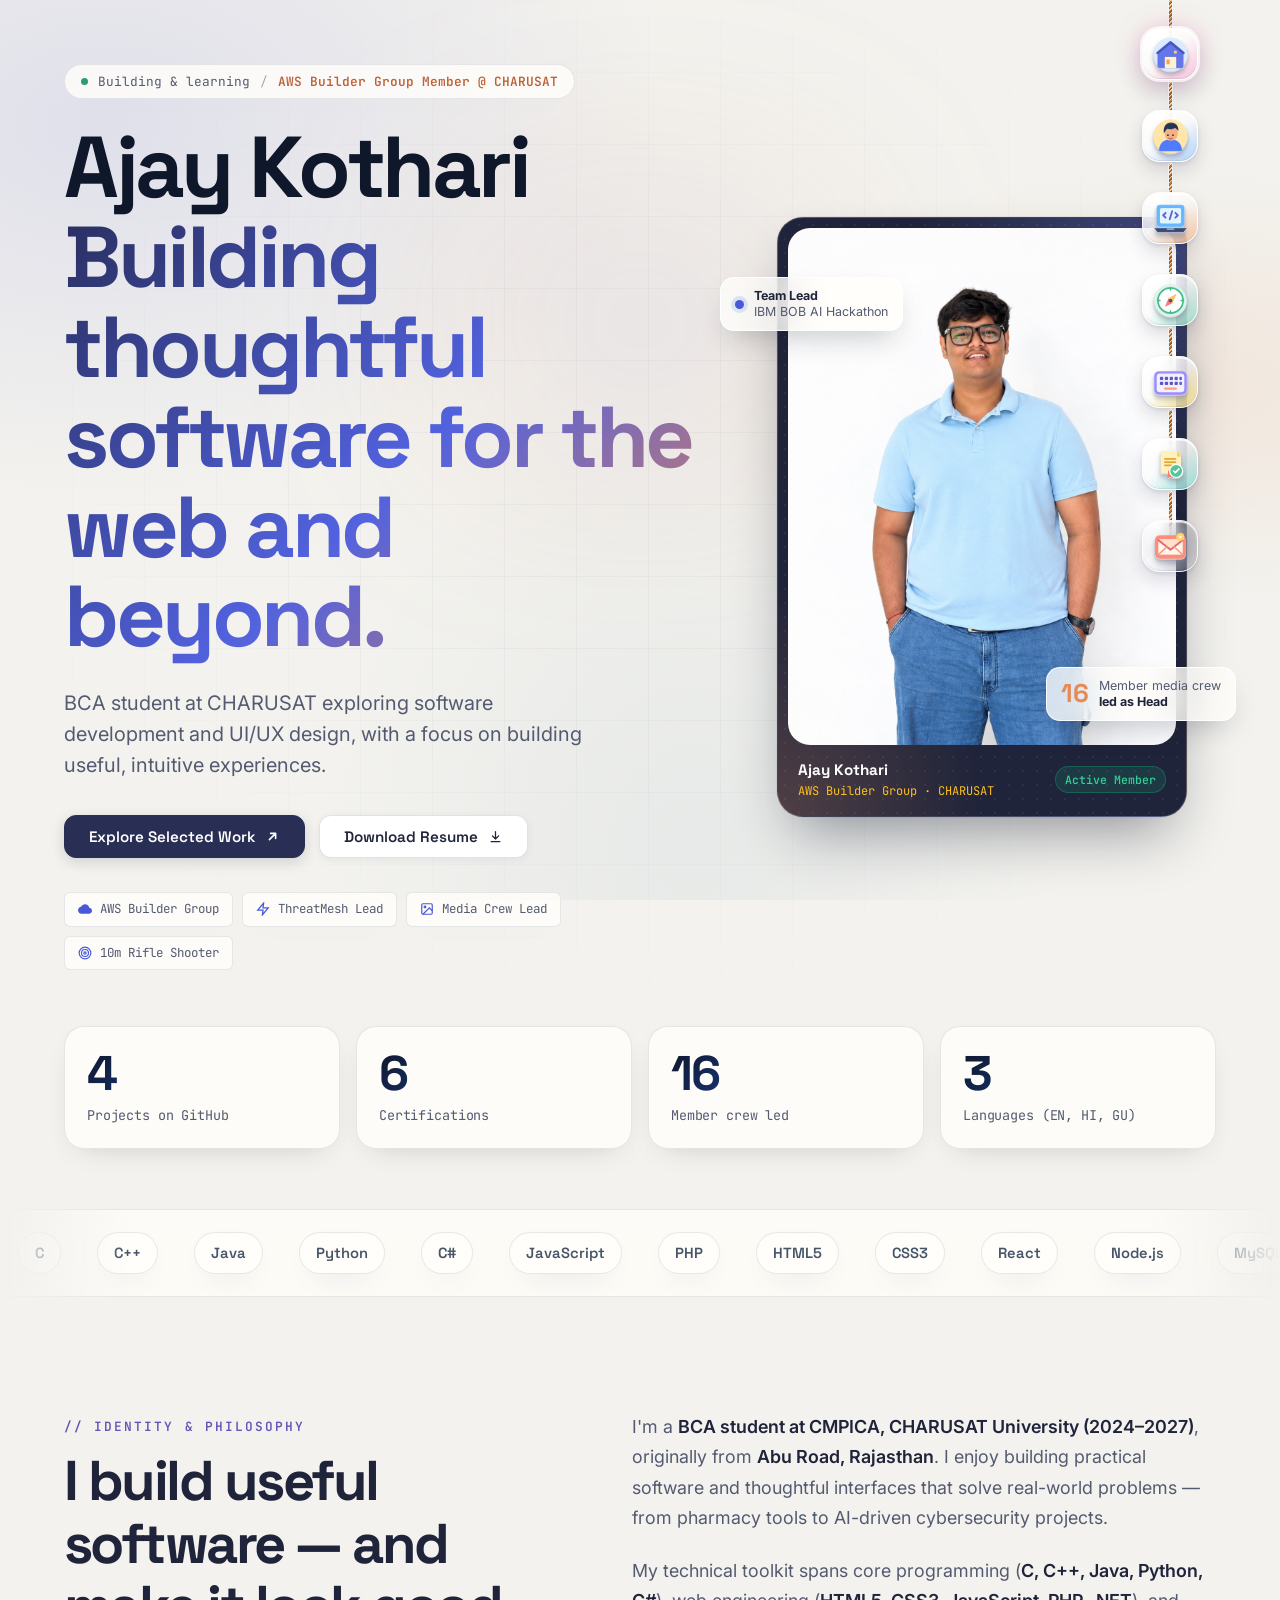
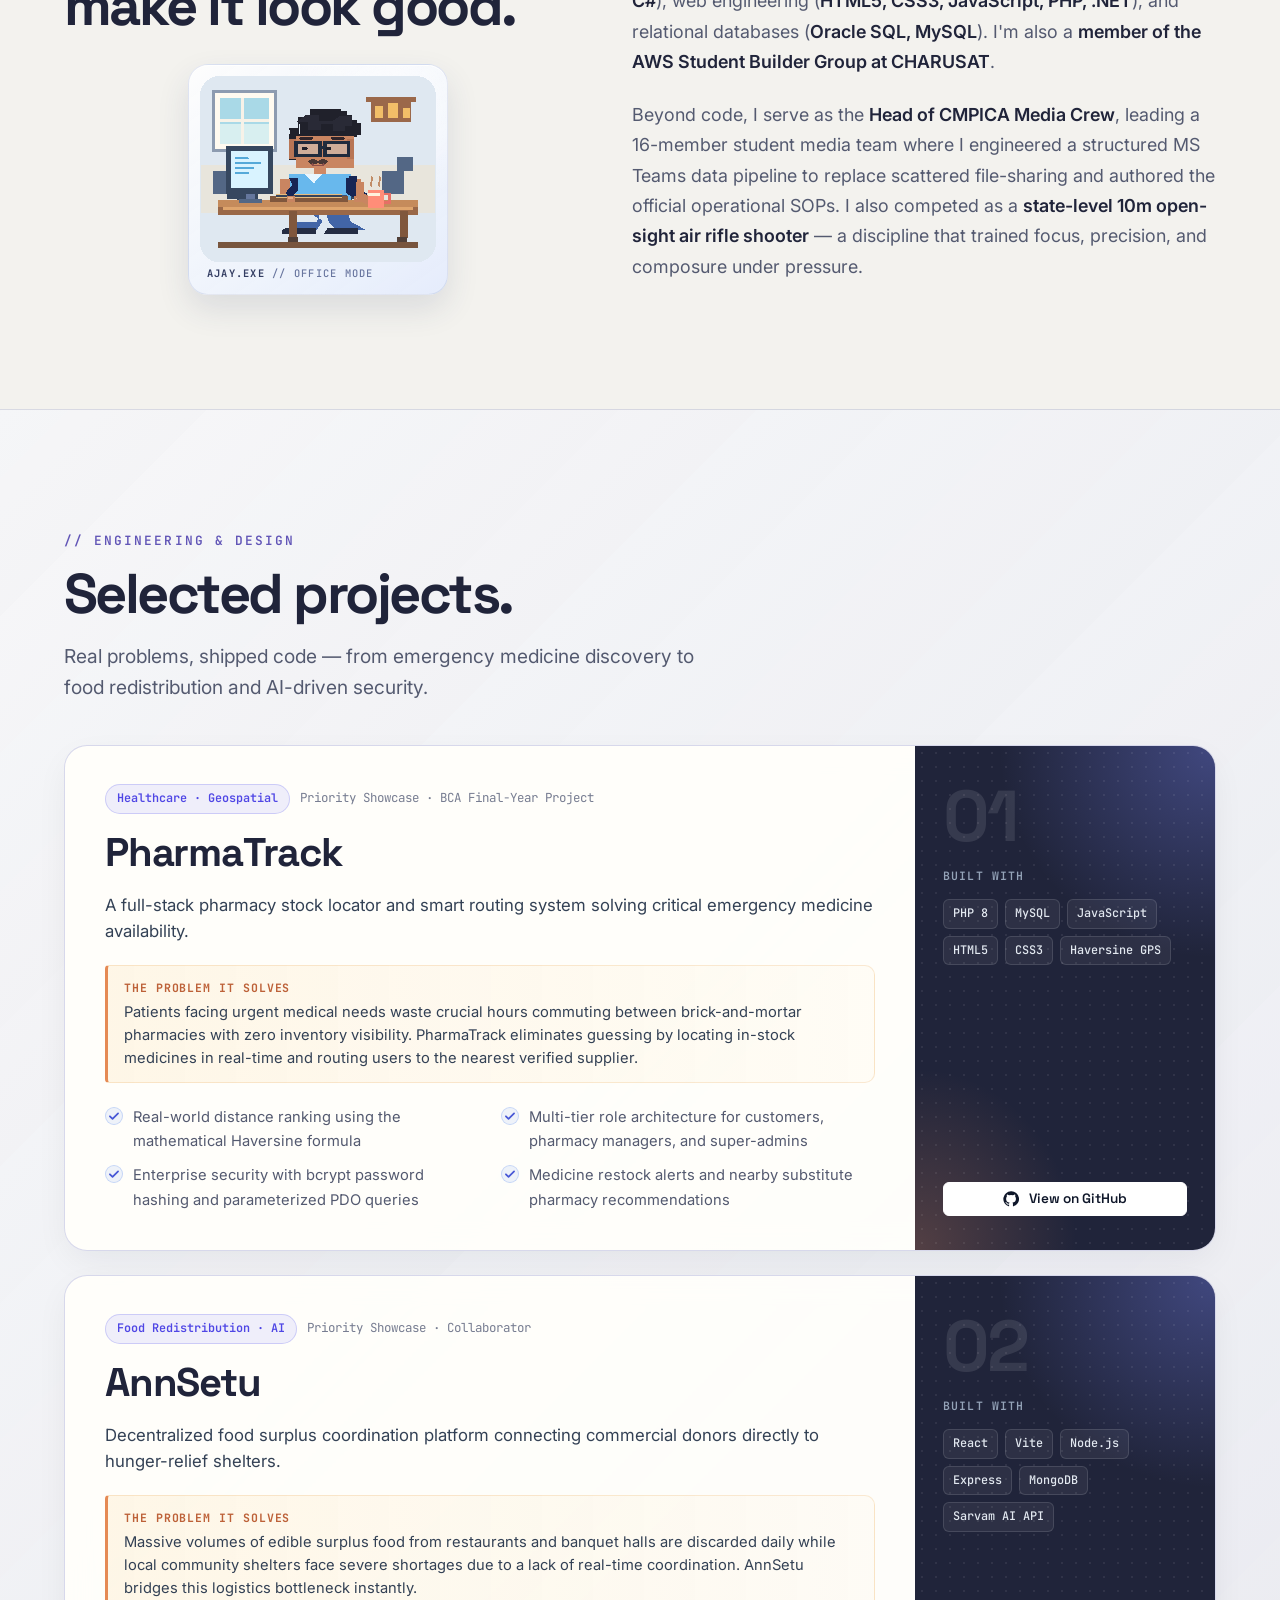
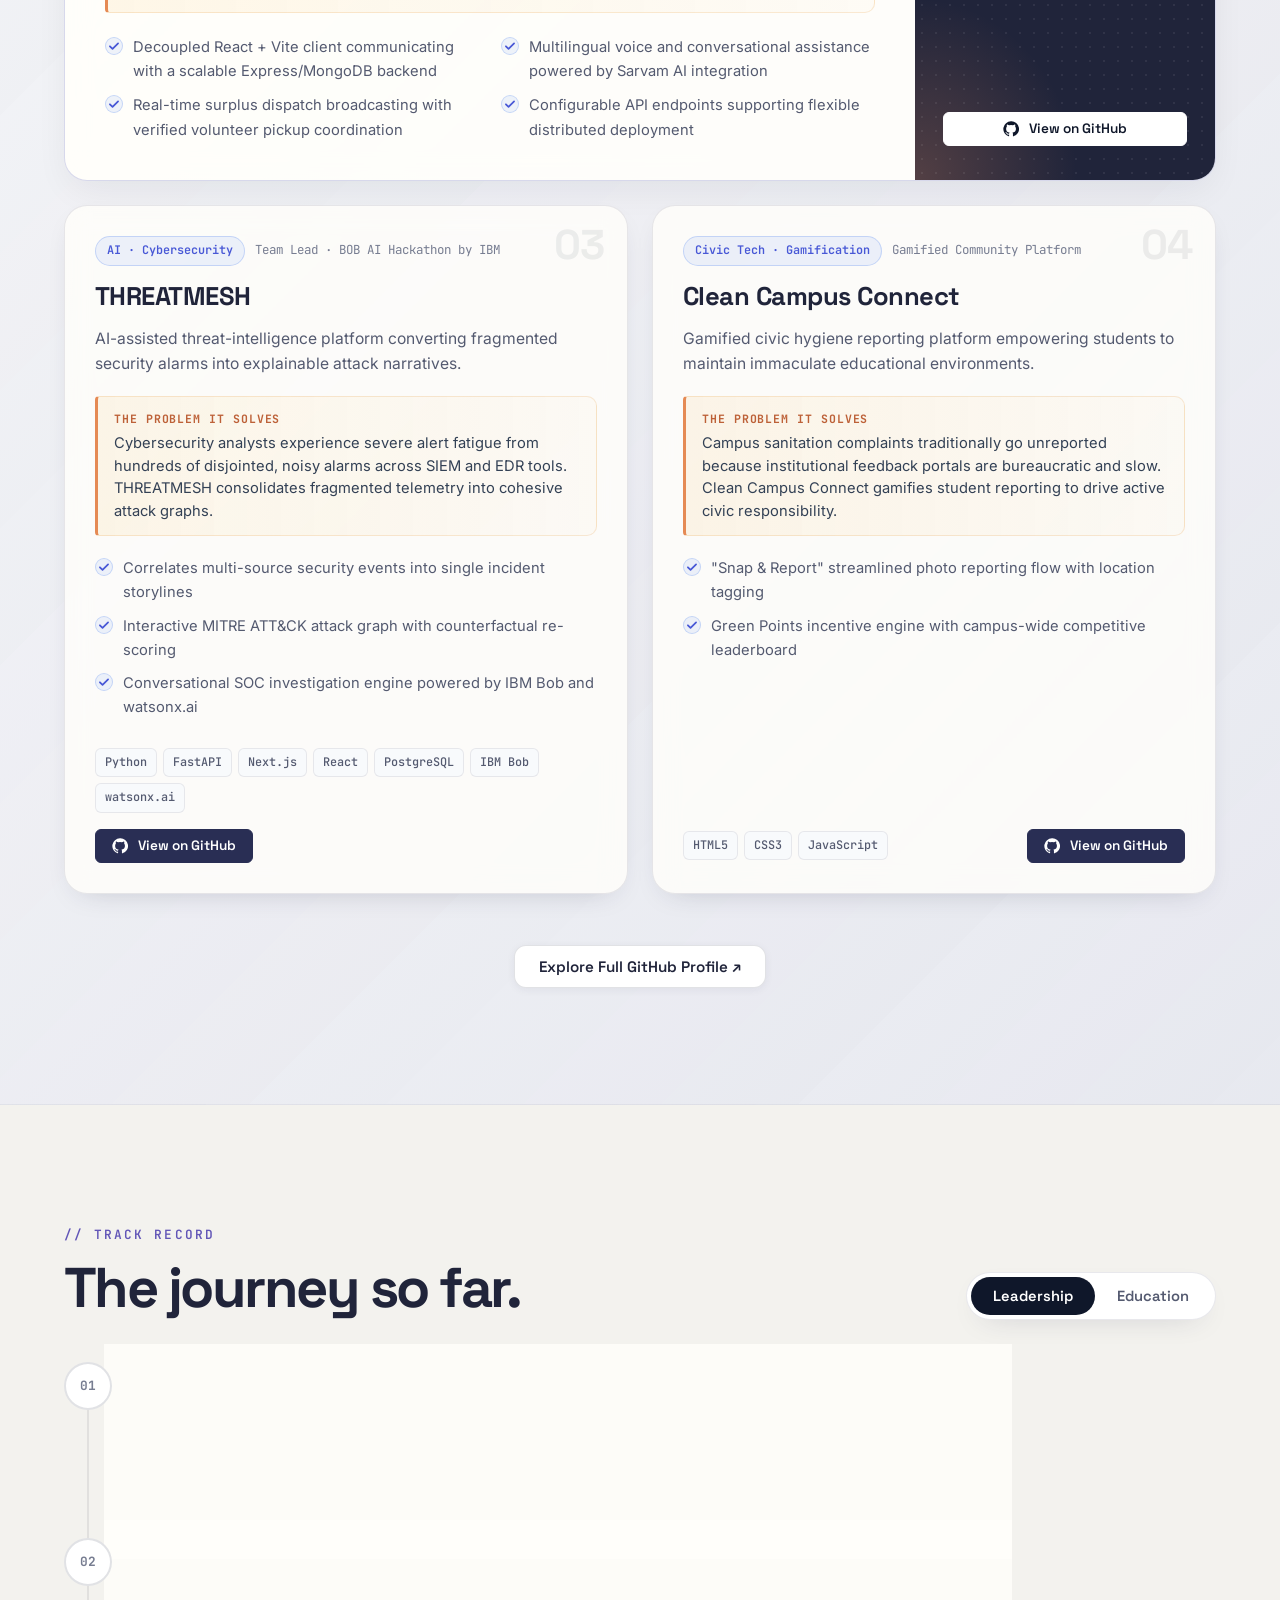
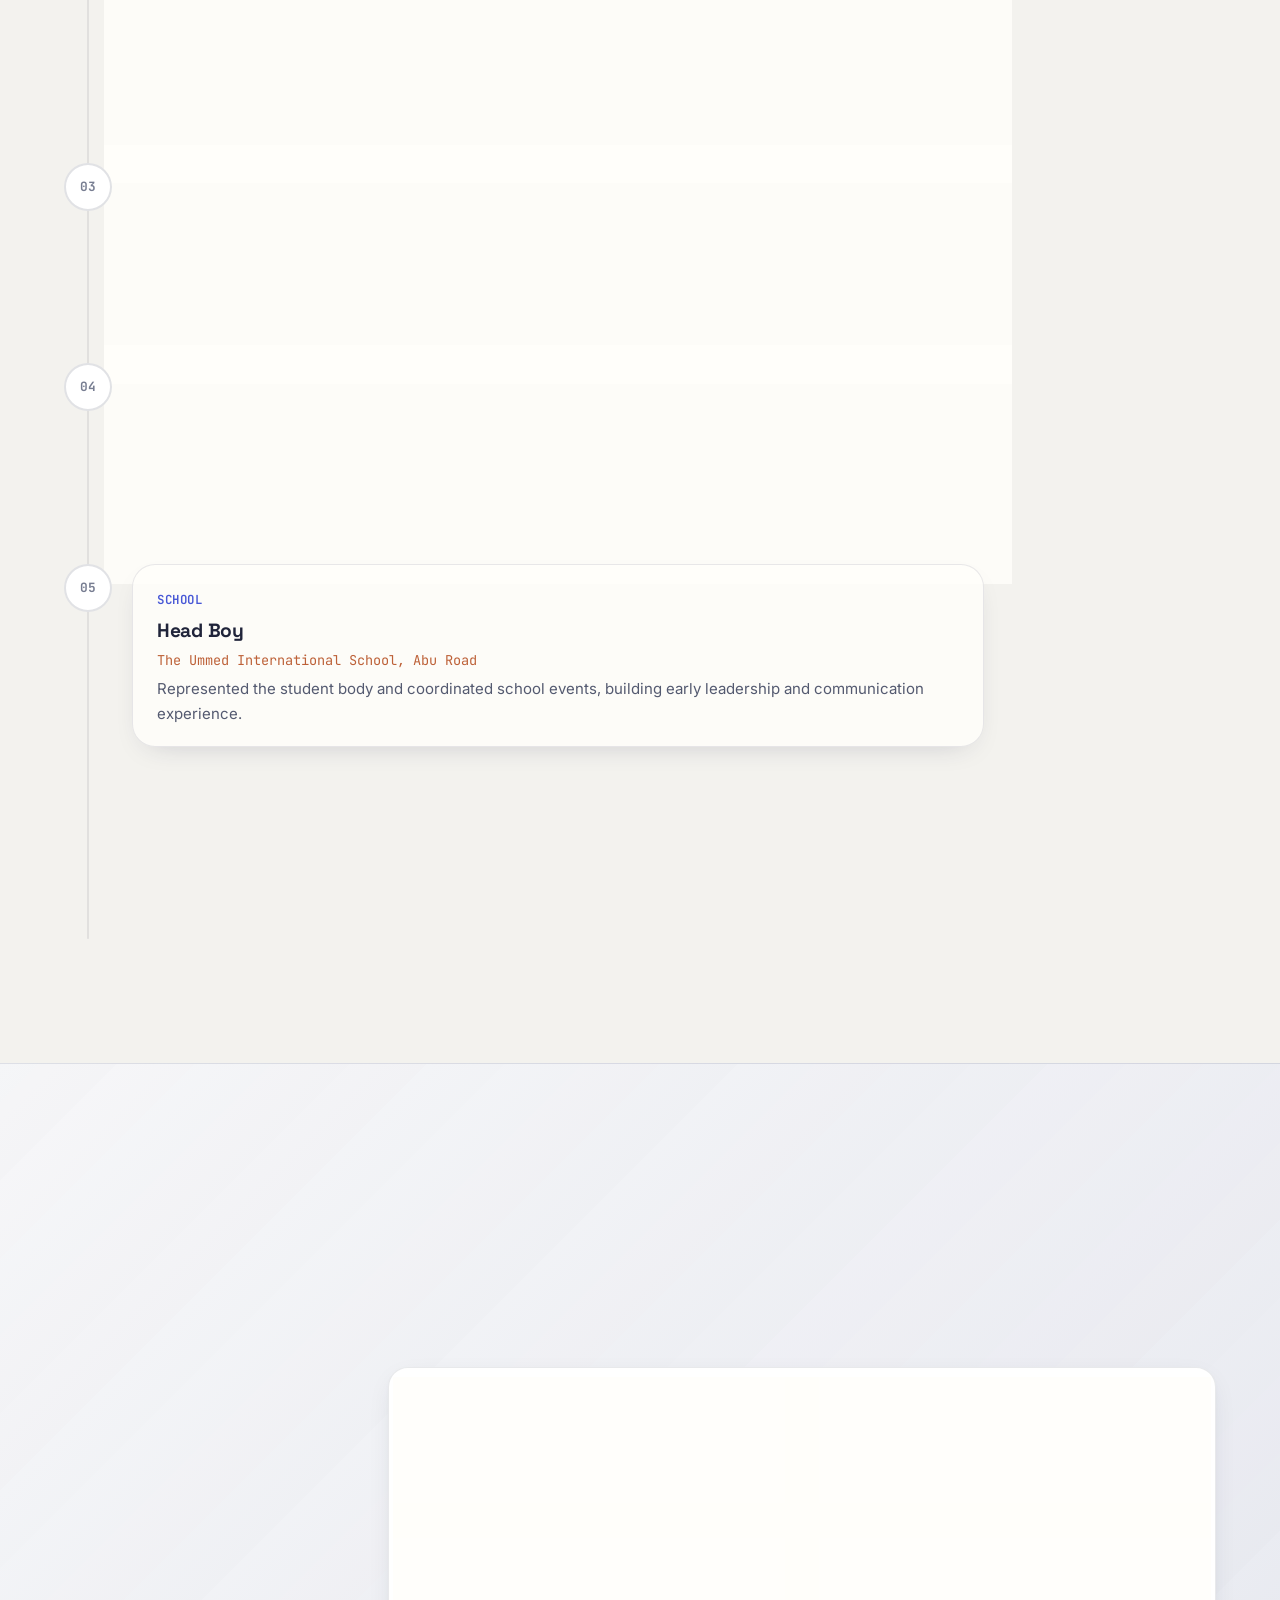
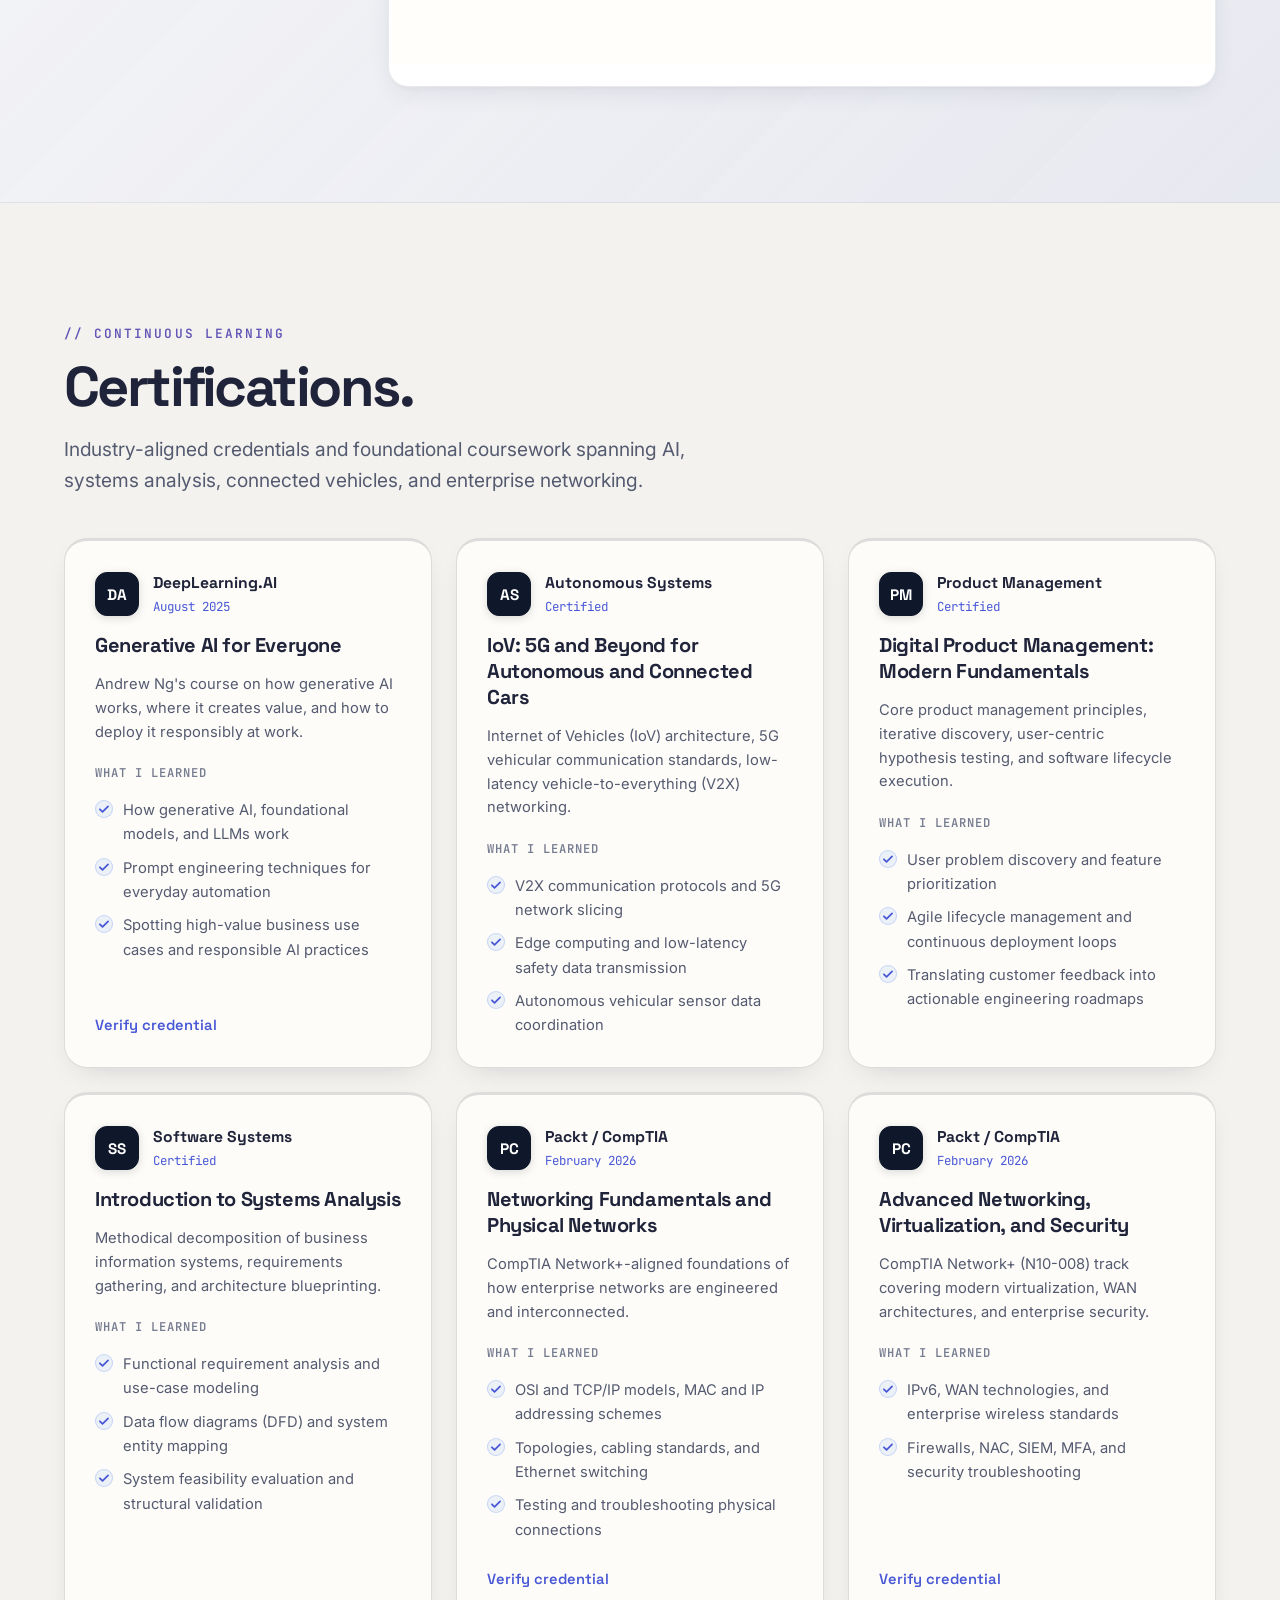
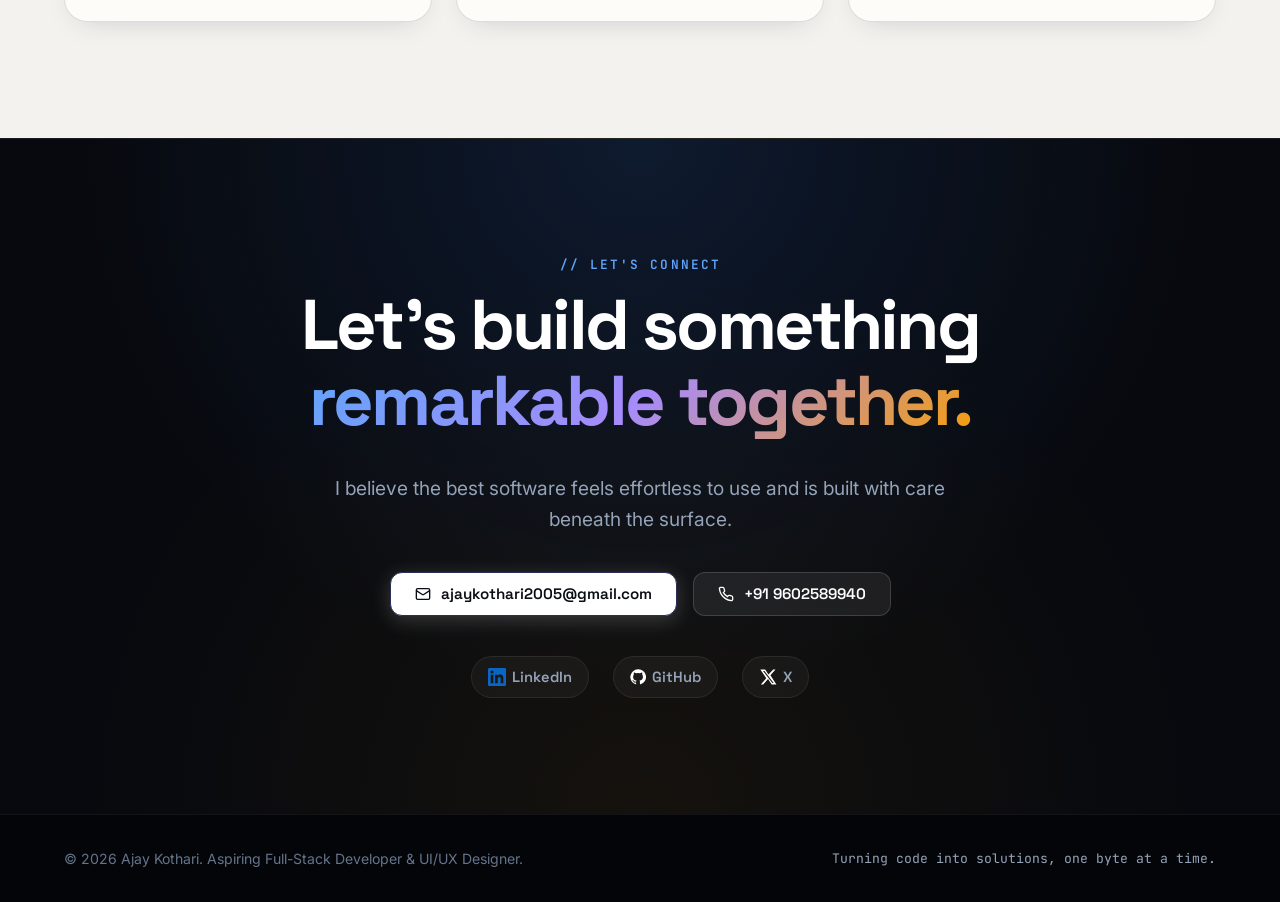
<file: index.html>
<!doctype html>
<html lang="en">
  <head>
    <meta charset="UTF-8" />
    <meta name="viewport" content="width=device-width, initial-scale=1.0" />
    <title>Ajay Kothari — Developer & Designer</title>
    <meta
      name="description"
      content="Ajay Kothari — BCA student at CHARUSAT, software developer, AWS Student Builder Group member, and UI/UX designer."
    />
    <meta name="author" content="Ajay Kothari" />
    <meta name="theme-color" content="#f8fafc" />
    <meta property="og:type" content="website" />
    <meta
      property="og:title"
      content="Ajay Kothari — Developer & Designer"
    />
    <meta
      property="og:description"
      content="Portfolio of Ajay Kothari: BCA student at CHARUSAT, AWS Builder Group member, AI Hackathon lead & CMPICA Media Crew lead."
    />
    <meta property="og:image" content="assets/profile_dark.jpg" />
    <link
      rel="icon"
      href="data:image/svg+xml,%3Csvg xmlns='http://www.w3.org/2000/svg' viewBox='0 0 64 64'%3E%3Crect width='64' height='64' rx='16' fill='%230b0d14'/%3E%3Ctext x='50%25' y='56%25' text-anchor='middle' dominant-baseline='middle' font-family='Arial' font-weight='800' font-size='26' fill='%2300f0ff'%3EAK%3C/text%3E%3C/svg%3E"
    />
    <link rel="preconnect" href="https://fonts.googleapis.com" />
    <link rel="preconnect" href="https://fonts.gstatic.com" crossorigin />
    <link rel="stylesheet" href="style.css" />
    <link
      href="https://fonts.googleapis.com/css2?family=Inter:wght@400;500;600;700&family=JetBrains+Mono:wght@400;500;600&family=Space+Grotesk:wght@500;600;700;800&display=swap"
      rel="stylesheet"
      media="print"
      onload="this.media='all'"
    />
  </head>

  <body>
    <a class="skip-link" href="#main">Skip to main content</a>
    <div class="page-loader" id="pageLoader" aria-hidden="true">
      <div class="page-loader__mark" aria-hidden="true">
        <span class="page-loader__code">&lt;<i>/</i>&gt;</span>
      </div>
      <span class="page-loader__greeting" aria-hidden="true">
        <span>Welcome to Ajay's Portfolio</span>
      </span>
      <span class="page-loader__label">AJAY KOTHARI</span>
      <span class="page-loader__track" aria-hidden="true"><span></span></span>
    </div>
    <div class="scroll-progress" aria-hidden="true"></div>
    <nav class="rope-toy" id="ropeToy" aria-label="Section navigation">
      <div class="rope-toy__item" data-base-length="24">
        <span class="rope-toy__cord" aria-hidden="true"></span>
        <button class="rope-toy__charm" type="button" data-target="top" aria-label="Go to Home">
          <span class="rope-toy__glyph" aria-hidden="true">
            <svg viewBox="0 0 48 48">
              <circle cx="24" cy="24" r="21" fill="#dce9ff" />
              <path d="m8 22 16-13 16 13v16a3 3 0 0 1-3 3H11a3 3 0 0 1-3-3z" fill="#6577e8" />
              <path d="M17 41V27h14v14" fill="#fff2cc" />
              <path d="m8 22 16-13 16 13" fill="none" stroke="#4355bf" stroke-width="3" stroke-linecap="round" stroke-linejoin="round" />
              <rect x="19" y="30" width="4" height="6" rx="1" fill="#f4a261" />
              <circle cx="30" cy="21" r="2" fill="#ffd166" />
            </svg>
          </span>
          <span class="rope-toy__name">Home</span>
          <span class="rope-toy__feedback" aria-hidden="true"></span>
        </button>
      </div>
      <div class="rope-toy__item" data-base-length="24">
        <span class="rope-toy__cord" aria-hidden="true"></span>
        <button class="rope-toy__charm" type="button" data-target="about" aria-label="Go to About">
          <span class="rope-toy__glyph" aria-hidden="true">
            <svg viewBox="0 0 48 48">
              <circle cx="24" cy="24" r="21" fill="#ffe5a8" />
              <path d="M10 39c1.4-7.5 6.2-11.3 14-11.3S36.6 31.5 38 39v3H10z" fill="#4f7cff" />
              <path d="M17 20c0-7.2 3.2-11 8-11 5.1 0 8 3.8 8 10.2 0 6.4-3.3 10-8.5 10S17 25.7 17 20Z" fill="#f4b183" />
              <path d="M15.8 20c-.8-8 2.2-13.2 8.8-13.2 5.6 0 9.2 3.6 9.2 10.1l-3.7-3.5-5.4 1.8-5.1-.8z" fill="#263454" />
              <path d="M20.8 22.4h.1m6.1 0h.1" stroke="#263454" stroke-width="2.2" stroke-linecap="round" />
              <path d="m22 26 2.1 1.1 2.1-1.1" fill="none" stroke="#c66b58" stroke-width="1.5" stroke-linecap="round" stroke-linejoin="round" />
            </svg>
          </span>
          <span class="rope-toy__name">About</span>
          <span class="rope-toy__feedback" aria-hidden="true"></span>
        </button>
      </div>
      <div class="rope-toy__item" data-base-length="24">
        <span class="rope-toy__cord" aria-hidden="true"></span>
        <button class="rope-toy__charm" type="button" data-target="work" aria-label="Go to Projects">
          <span class="rope-toy__glyph" aria-hidden="true">
            <svg viewBox="0 0 48 48">
              <rect x="7" y="7" width="34" height="27" rx="4" fill="#65b8ff" />
              <rect x="11" y="11" width="26" height="19" rx="2" fill="#dff6ff" />
              <path d="m18 17-3 3 3 3m12-6 3 3-3 3m-4-8-3 10" fill="none" stroke="#6c55d9" stroke-width="2.2" stroke-linecap="round" stroke-linejoin="round" />
              <path d="M4 36h40l-4 5H8z" fill="#384a78" />
              <path d="M20 36h8l1 2h-10z" fill="#93a9d8" />
            </svg>
          </span>
          <span class="rope-toy__name">Projects</span>
          <span class="rope-toy__feedback" aria-hidden="true"></span>
        </button>
      </div>
      <div class="rope-toy__item" data-base-length="24">
        <span class="rope-toy__cord" aria-hidden="true"></span>
        <button class="rope-toy__charm" type="button" data-target="experience" aria-label="Go to Journey">
          <span class="rope-toy__glyph" aria-hidden="true">
            <svg viewBox="0 0 48 48">
              <circle cx="24" cy="24" r="20" fill="#d9f4e8" />
              <circle cx="24" cy="24" r="15.5" fill="#ffffff" stroke="#44b88a" stroke-width="2" />
              <path d="m30.8 16.3-4.6 11.2-9 4.3 4.2-10.4z" fill="#ff7b68" />
              <path d="m30.8 16.3-9.4 5.1 4.8 6.1z" fill="#ffc857" />
              <circle cx="24" cy="24" r="2.3" fill="#42547b" />
              <path d="M24 8v3m0 26v3M8 24h3m26 0h3" stroke="#44b88a" stroke-width="1.8" stroke-linecap="round" />
            </svg>
          </span>
          <span class="rope-toy__name">Journey</span>
          <span class="rope-toy__feedback" aria-hidden="true"></span>
        </button>
      </div>
      <div class="rope-toy__item" data-base-length="24">
        <span class="rope-toy__cord" aria-hidden="true"></span>
        <button class="rope-toy__charm" type="button" data-target="skills" aria-label="Go to Skills">
          <span class="rope-toy__glyph" aria-hidden="true">
            <svg viewBox="0 0 48 48">
              <rect x="4" y="10" width="40" height="29" rx="6" fill="#9b8bff" />
              <rect x="7" y="13" width="34" height="23" rx="4" fill="#f4f1ff" />
              <g fill="#5b55c8">
                <rect x="11" y="17" width="4" height="4" rx="1" /><rect x="17" y="17" width="4" height="4" rx="1" /><rect x="23" y="17" width="4" height="4" rx="1" /><rect x="29" y="17" width="4" height="4" rx="1" /><rect x="35" y="17" width="3" height="4" rx="1" />
                <rect x="11" y="23" width="4" height="4" rx="1" /><rect x="17" y="23" width="4" height="4" rx="1" /><rect x="23" y="23" width="4" height="4" rx="1" /><rect x="29" y="23" width="4" height="4" rx="1" /><rect x="35" y="23" width="3" height="4" rx="1" />
              </g>
              <rect x="16" y="30" width="16" height="3" rx="1.5" fill="#ff9e7a" />
            </svg>
          </span>
          <span class="rope-toy__name">Skills</span>
          <span class="rope-toy__feedback" aria-hidden="true"></span>
        </button>
      </div>
      <div class="rope-toy__item" data-base-length="24">
        <span class="rope-toy__cord" aria-hidden="true"></span>
        <button class="rope-toy__charm" type="button" data-target="certifications" aria-label="Go to Certifications">
          <span class="rope-toy__glyph" aria-hidden="true">
            <svg viewBox="0 0 48 48">
              <path d="M12 7h20l5 5v23H12z" fill="#fff1bd" />
              <path d="M32 7v7h5" fill="#ffc857" />
              <path d="M17 17h13M17 21h13M17 25h8" stroke="#e4a52e" stroke-width="2" stroke-linecap="round" />
              <path d="m21 31 3 2 3-2v10l-3-2-3 2z" fill="#ff7b68" />
              <circle cx="31" cy="32" r="8" fill="#55c59a" stroke="#fff" stroke-width="1.5" />
              <path d="m27.7 32 2.2 2.2 4.5-4.8" fill="none" stroke="#fff" stroke-width="2" stroke-linecap="round" stroke-linejoin="round" />
            </svg>
          </span>
          <span class="rope-toy__name">Certifications</span>
          <span class="rope-toy__feedback" aria-hidden="true"></span>
        </button>
      </div>
      <div class="rope-toy__item" data-base-length="24">
        <span class="rope-toy__cord" aria-hidden="true"></span>
        <button class="rope-toy__charm" type="button" data-target="contact" aria-label="Go to Contact">
          <span class="rope-toy__glyph" aria-hidden="true">
            <svg viewBox="0 0 48 48">
              <rect x="5" y="10" width="38" height="29" rx="6" fill="#ff8c7a" />
              <path d="M9 15h30v19H9z" fill="#fff5ed" />
              <path d="m9 16 15 12 15-12" fill="#ffe0cc" />
              <path d="m9 16 15 12 15-12" fill="none" stroke="#e76668" stroke-width="2.2" stroke-linecap="round" stroke-linejoin="round" />
              <path d="m9 34 11-10m19 10L28 24" fill="none" stroke="#f49a80" stroke-width="1.7" stroke-linecap="round" />
              <circle cx="36" cy="12" r="5" fill="#ffd166" />
              <path d="m36 9.8.7 1.5 1.7.2-1.2 1.1.3 1.7-1.5-.8-1.5.8.3-1.7-1.2-1.1 1.7-.2z" fill="#fff" />
            </svg>
          </span>
          <span class="rope-toy__name">Contact</span>
          <span class="rope-toy__feedback" aria-hidden="true"></span>
        </button>
      </div>
    </nav>

    <main id="main">
      <!-- ============ HERO SECTION ============ -->
      <section class="hero" id="top">
        <div class="hero-ambient-glow" aria-hidden="true"></div>

        <div class="container hero-grid">
          <div class="hero-copy">
            <div class="status-pill reveal">
              <span class="status-beacon"></span>
              <span class="status-text"
                ><span data-field="status">Open to internships</span>
                <span class="status-sep">/</span>
                <strong class="status-highlight"
                  >AWS Builder Group Member @ CHARUSAT</strong
                ></span
              >
            </div>

            <h1 class="hero-title">
              <span class="hero-name reveal" data-field="hero-name"
                >Ajay Kothari</span
              >
              <span
                class="hero-headline gradient-text reveal"
                data-field="headline"
                >Turning code into solutions, one byte at a time.</span
              >
            </h1>

            <p class="hero-sub reveal" data-field="tagline">
              BCA student at CHARUSAT exploring software development and UI/UX
              design, with a focus on building useful, intuitive experiences.
            </p>

            <div class="hero-actions reveal">
              <a href="#work" class="btn btn-primary btn-glow">
                Explore Selected Work
                <svg
                  width="15"
                  height="15"
                  viewBox="0 0 24 24"
                  fill="none"
                  stroke="currentColor"
                  stroke-width="2.5"
                  aria-hidden="true"
                >
                  <path
                    d="M7 17L17 7M9 7h8v8"
                    stroke-linecap="round"
                    stroke-linejoin="round"
                  />
                </svg>
              </a>
              <a
                href="assets/Ajay_Kothari_Resume.pdf"
                class="btn btn-glass"
                download
              >
                Download Resume
                <svg
                  width="15"
                  height="15"
                  viewBox="0 0 24 24"
                  fill="none"
                  stroke="currentColor"
                  stroke-width="2"
                  aria-hidden="true"
                >
                  <path
                    d="M12 4v12m0 0l-5-5m5 5l5-5M5 20h14"
                    stroke-linecap="round"
                    stroke-linejoin="round"
                  />
                </svg>
              </a>
            </div>

            <div class="hero-badges reveal">
              <span class="hero-badge">
                <svg
                  viewBox="0 0 24 24"
                  width="14"
                  height="14"
                  fill="currentColor"
                  aria-hidden="true"
                >
                  <path
                    d="M19.35 10.04C18.67 6.59 15.64 4 12 4 9.11 4 6.6 5.64 5.35 8.04 2.34 8.36 0 10.91 0 14c0 3.31 2.69 6 6 6h13c2.76 0 5-2.24 5-5 0-2.64-2.05-4.78-4.65-4.96z"
                  />
                </svg>
                AWS Builder Group
              </span>
              <span class="hero-badge">
                <svg
                  viewBox="0 0 24 24"
                  width="14"
                  height="14"
                  fill="none"
                  stroke="currentColor"
                  stroke-width="2.2"
                  aria-hidden="true"
                >
                  <path d="M13 2L3 14h9l-1 8 10-12h-9l1-8z" />
                </svg>
                ThreatMesh Lead
              </span>
              <span class="hero-badge">
                <svg
                  viewBox="0 0 24 24"
                  width="14"
                  height="14"
                  fill="none"
                  stroke="currentColor"
                  stroke-width="2"
                  aria-hidden="true"
                >
                  <rect x="3" y="3" width="18" height="18" rx="2" />
                  <circle cx="8.5" cy="8.5" r="1.5" />
                  <polyline points="21 15 16 10 5 21" />
                </svg>
                Media Crew Lead
              </span>
              <span class="hero-badge">
                <svg
                  viewBox="0 0 24 24"
                  width="14"
                  height="14"
                  fill="none"
                  stroke="currentColor"
                  stroke-width="2"
                  aria-hidden="true"
                >
                  <circle cx="12" cy="12" r="10" />
                  <circle cx="12" cy="12" r="6" />
                  <circle cx="12" cy="12" r="2" />
                </svg>
                10m Rifle Shooter
              </span>
            </div>
          </div>

          <div class="hero-visual reveal">
            <div class="portrait-card">
              <div class="portrait-frame">
                <img
                  src="assets/AJ_profile.PNG"
                  alt="Portrait of Ajay Kothari — Developer & Designer"
                  width="896"
                  height="1200"
                  fetchpriority="high"
                />
              </div>
              <div class="portrait-caption">
                <div class="caption-identity">
                  <span class="caption-name">Ajay Kothari</span>
                  <span class="caption-role"
                    >AWS Builder Group &middot; CHARUSAT</span
                  >
                </div>
                <span class="caption-pill">Active Member</span>
              </div>
            </div>
            <div class="float-chip chip-top" aria-hidden="true">
              <span class="chip-dot"></span>
              <span><strong>Team Lead</strong><br />IBM BOB AI Hackathon</span>
            </div>
            <div class="float-chip chip-bottom" aria-hidden="true">
              <span class="chip-num">16</span>
              <span>Member media crew<br /><strong>led as Head</strong></span>
            </div>
          </div>
        </div>

        <div class="container">
          <ul class="stats" aria-label="Key highlights">
            <li class="stat reveal">
              <strong data-count="projects">4</strong>
              <span>Projects on GitHub</span>
            </li>
            <li class="stat reveal">
              <strong data-count="certifications">6</strong>
              <span>Certifications</span>
            </li>
            <li class="stat reveal">
              <strong>16</strong>
              <span>Member crew led</span>
            </li>
            <li class="stat reveal">
              <strong>3</strong>
              <span>Languages (EN, HI, GU)</span>
            </li>
          </ul>
        </div>
      </section>

      <!-- ============ TECH MARQUEE ============ -->
      <div class="marquee" aria-label="Technologies I work with">
        <div class="marquee-track" data-field="tech-marquee"></div>
      </div>

      <!-- ============ ABOUT SECTION ============ -->
      <section class="section" id="about">
        <div class="container about-grid">
          <div>
            <p class="eyebrow reveal">// Identity &amp; Philosophy</p>
            <h2 class="section-title reveal" data-field="about-title">
              I build useful software — and make it look good.
            </h2>
            <figure class="voxel-mini reveal">
              <svg viewBox="0 0 240 190" role="img" aria-labelledby="voxelTitle voxelDescription">
                <title id="voxelTitle">Ajay at his office desktop with coffee</title>
                <desc id="voxelDescription">A centered block-style miniature inspired by Ajay, seated in an office chair at a wooden desk with a desktop computer, typing and lifting a coffee mug for a sip.</desc>
                <rect x="1" y="1" width="238" height="188" rx="20" fill="#dfe8f1" />
                <path d="M2 91h236v48H2z" fill="#e8e5dc" />
                <path d="M15 17h62v59H15z" fill="#fffaf0" stroke="#8d9bb0" stroke-width="3" />
                <path d="M21 23h50v47H21z" fill="#a9d9e7" />
                <path d="M21 49h50v21H21z" fill="#d8eff0" />
                <path d="M44 23v47M21 46h50" stroke="#f7f2e8" stroke-width="3" />
                <path d="M168 22h51v5h-51zm5 5v20h41V27z" fill="#9b684a" />
                <path d="M177 31h9v12h-9zm14-3h10v15h-10zm15 5h7v10h-7z" fill="#f2be68" />
                <path d="M14 97h16V83h15v14h-9v23H14z" fill="#536785" />
                <path d="M185 97h15V83h16v14h-9v23h-22z" fill="#536785" />
                <path d="M28 118h31v7H28zm106 0h31v7h-31z" fill="#36475f" />
                <path d="M38 123h8v15h-8zm108 0h8v15h-8z" fill="#36475f" />
                <path d="M90 59h12V43h12V36h35v9h10v18h-9v23H91V59z" fill="#20212b" />
                <path d="M98 62h58v32H98z" fill="#c98561" />
                <path d="M91 65h7v20h-7zm58 0h7v20h-7z" fill="#b87555" />
                <path d="M91 53h9V42h12v-8h31v6h11v8h9v13h-9V52h-8v6h-13v-7h-11v6h-12v-8h-9v13h-9z" fill="#20212b" />
                <path d="m99 47 9-7h13v6h14l8-5h11v10h-7v5h-12v-7h-12v6h-13v-8H99z" fill="#292a36" />
                <path d="M98 68h24v13H98zm29 0h24v13h-24z" fill="#d7edf4" fill-opacity=".38" stroke="#202b3d" stroke-width="3.5" />
                <path d="M122 73h5" stroke="#202b3d" stroke-width="3" />
                <path d="M102 64h12m20 0h12" stroke="#31252a" stroke-width="2.3" stroke-linecap="round" />
                <path d="M105 74h3m21 0h3" stroke="#20212b" stroke-width="3" stroke-linecap="round" />
                <path d="M110 87c4-3 7-3 10 0 3-3 7-3 10 0-2 4-6 4-10 2-4 2-8 2-10-2z" fill="#493735" />
                <path d="M114 90c4 3 8 3 12 0" fill="none" stroke="#8e4f49" stroke-width="1.8" stroke-linecap="round" />
                <path d="M116 92h12v11h-12z" fill="#cf8966" />
                <path d="M91 100h62v31H91z" fill="#68b8ed" />
                <path d="M82 105h10v21H82z" fill="#c98561" />
                <path d="M153 105h10v15h-10z" fill="#c98561" />
                <path d="M107 100h17l-8 9z" fill="#e8f6ff" />
                <path d="M104 121h21v18h-21zm24 0h21v18h-21z" fill="#405377" />
                <path d="M104 135h20l-5 13H95l-5 8h29l6-9zm24 0h21l4 13 15 8h-30l-8-9z" fill="#4265a7" />
                <path d="M88 154h30v6H84v-4zm42 0h30v6h-34z" fill="#252d43" />
                <path d="M19 168h202v6H19z" fill="#78553e" />
                <path d="M19 128h202v13H19z" fill="#9a6848" />
                <path d="M19 126h202v7H19z" fill="#c58b5b" />
                <path d="M24 133h192v3H24z" fill="#dfa56d" />
                <path d="M91 137h8v27h-8zm112 0h8v27h-8z" fill="#80573d" />
                <path d="M90 163h10v5H90zm110 0h10v5h-10z" fill="#503f38" />
                <path d="M27 72h48v48H27z" fill="#36475f" />
                <path d="M32 77h38v37H32z" fill="#d9f3ff" />
                <path d="M37 84h12m-12 5h25m-25 5h18m-18 5h13" stroke="#55a9d9" stroke-width="2" stroke-linecap="round" />
                <path d="M47 120h9v6h-9z" fill="#65779d" />
                <path d="M40 125h24v4H40z" fill="#536785" />
                <path d="M72 122h78v6H72z" fill="#80573d" />
                <path d="M78 120h66v4H78z" fill="#e7bb7d" />
                <path d="M78 121h66v2H78z" fill="#37445b" />
                <g class="voxel-typing-hands">
                  <path d="M91 104h9v12l-8 8-5-5 7-8z" fill="#172554" />
                  <path d="M148 104h8v11l10 6-4 6-14-8z" fill="#172554" />
                  <path d="M89 122h8v6h-8zm67 0h9v6h-9z" fill="#c98561" />
                  <path d="M90 124h5m63 0h6" stroke="#e4ad84" stroke-width="1.5" />
                </g>
                <g class="voxel-coffee">
                  <path d="M151 102h8v11l11 7-4 7-15-9z" fill="#172554" />
                  <path d="M158 108h8v11l8 5-4 7-12-7z" fill="#c98561" />
                  <path d="M170 116h17v18h-17z" fill="#ff8d78" />
                  <path d="M187 120h5v9h-5" fill="none" stroke="#e66f65" stroke-width="3" />
                  <path d="M170 119h13v3h-13z" fill="#fff1dc" />
                  <g class="voxel-steam">
                    <path d="M174 112c-3-4 3-5 0-9m8 9c-3-4 3-5 0-9" fill="none" stroke="#c18d67" stroke-width="1.6" stroke-linecap="round" />
                  </g>
                </g>
              </svg>
              <figcaption>AJAY.EXE <span>// OFFICE MODE</span></figcaption>
            </figure>
          </div>
          <div class="about-body reveal" data-field="about-body"></div>
        </div>
      </section>

      <!-- ============ WORK SECTION ============ -->
      <section class="section section-alt" id="work">
        <div class="container">
          <div class="section-head">
            <p class="eyebrow reveal">// Engineering &amp; Design</p>
            <h2 class="section-title reveal">Selected projects.</h2>
            <p class="section-lead reveal">
              Real problems, shipped code — from emergency medicine discovery to
              food redistribution and AI-driven security.
            </p>
          </div>
          <div class="projects" data-field="projects-list"></div>
          <div class="center reveal">
            <a
              href="https://github.com/typicallyajay"
              class="btn btn-outline-glow"
              target="_blank"
              rel="noopener noreferrer"
            >
              Explore Full GitHub Profile ↗
            </a>
          </div>
        </div>
      </section>

      <!-- ============ EXPERIENCE & EDUCATION ============ -->
      <section class="section" id="experience">
        <div class="container">
          <div class="section-head section-head-row">
            <div>
              <p class="eyebrow reveal">// Track Record</p>
              <h2 class="section-title reveal">The journey so far.</h2>
            </div>
            <div class="seg reveal" role="tablist" aria-label="Journey view">
              <button
                class="seg-btn is-active"
                role="tab"
                aria-selected="true"
                data-journey="experience"
              >
                Leadership
              </button>
              <button
                class="seg-btn"
                role="tab"
                aria-selected="false"
                data-journey="education"
              >
                Education
              </button>
              <span class="seg-pill" aria-hidden="true"></span>
            </div>
          </div>
          <div class="journey-panel is-active" data-panel="experience">
            <ol class="timeline" data-field="experience-list"></ol>
          </div>
          <div class="journey-panel" data-panel="education" hidden>
            <ol class="timeline" data-field="education-list"></ol>
          </div>
        </div>
      </section>

      <!-- ============ SKILLS SECTION ============ -->
      <section class="section section-alt" id="skills">
        <div class="container">
          <div class="section-head">
            <p class="eyebrow reveal">// The Toolkit</p>
            <h2 class="section-title reveal">
              Technical &amp; leadership stack.
            </h2>
            <p class="section-lead reveal">Pick a category to explore.</p>
          </div>
          <div class="skills-explorer reveal" data-field="skills-list"></div>
        </div>
      </section>

      <!-- ============ CERTIFICATIONS ============ -->
      <section class="section" id="certifications">
        <div class="container">
          <div class="section-head">
            <p class="eyebrow reveal">// Continuous Learning</p>
            <h2 class="section-title reveal">Certifications.</h2>
            <p class="section-lead reveal">
              Industry-aligned credentials and foundational coursework spanning
              AI, systems analysis, connected vehicles, and enterprise
              networking.
            </p>
          </div>
          <div class="certs" data-field="certifications-list"></div>
        </div>
      </section>

      <!-- ============ CONTACT SECTION ============ -->
      <section class="section contact" id="contact">
        <div class="container contact-inner">
          <p class="eyebrow reveal">// Let's Connect</p>
          <h2 class="contact-title reveal">
            Let's build something<br /><span
              class="gradient-text gradient-spectrum"
              >remarkable together.</span
            >
          </h2>
          <p class="section-lead reveal">
            I believe the best software feels effortless to use and is built
            with care beneath the surface.
          </p>
          <div class="contact-actions reveal">
            <a
              class="btn btn-primary btn-glow"
              data-field="contact-email-link"
              href="mailto:ajaykothari2005@gmail.com"
            >
              <svg
                width="16"
                height="16"
                viewBox="0 0 24 24"
                fill="none"
                stroke="currentColor"
                stroke-width="2"
                aria-hidden="true"
              >
                <rect x="2" y="4" width="20" height="16" rx="2" />
                <path d="m22 7-8.97 5.7a1.94 1.94 0 0 1-2.06 0L2 7" />
              </svg>
              <span data-field="contact-email">ajaykothari2005@gmail.com</span>
            </a>
            <a
              class="btn btn-glass"
              data-field="contact-phone-link"
              href="tel:+919602589940"
            >
              <svg
                width="16"
                height="16"
                viewBox="0 0 24 24"
                fill="none"
                stroke="currentColor"
                stroke-width="2"
                aria-hidden="true"
              >
                <path
                  d="M22 16.92v3a2 2 0 0 1-2.18 2 19.79 19.79 0 0 1-8.63-3.07 19.5 19.5 0 0 1-6-6 19.79 19.79 0 0 1-3.07-8.67A2 2 0 0 1 4.11 2h3a2 2 0 0 1 2 1.72 12.84 12.84 0 0 0 .7 2.81 2 2 0 0 1-.45 2.11L8.09 9.91a16 16 0 0 0 6 6l1.27-1.27a2 2 0 0 1 2.11-.45 12.84 12.84 0 0 0 2.81.7A2 2 0 0 1 22 16.92z"
                />
              </svg>
              <span data-field="contact-phone">+91 96025 89940</span>
            </a>
          </div>
          <div class="socials reveal" data-field="contact-socials"></div>
        </div>
      </section>
    </main>

    <footer class="footer">
      <div class="container footer-inner">
        <p>
          © <span id="year">2026</span> Ajay Kothari. Aspiring Full-Stack
          Developer &amp; UI/UX Designer.
        </p>
        <p class="footer-quote" data-field="quote">
          “Turning code into solutions, one byte at a time.”
        </p>
      </div>
    </footer>

    <script src="data.js"></script>
    <script src="render.js"></script>
    <script src="script.js"></script>
  </body>
</html>
</file>
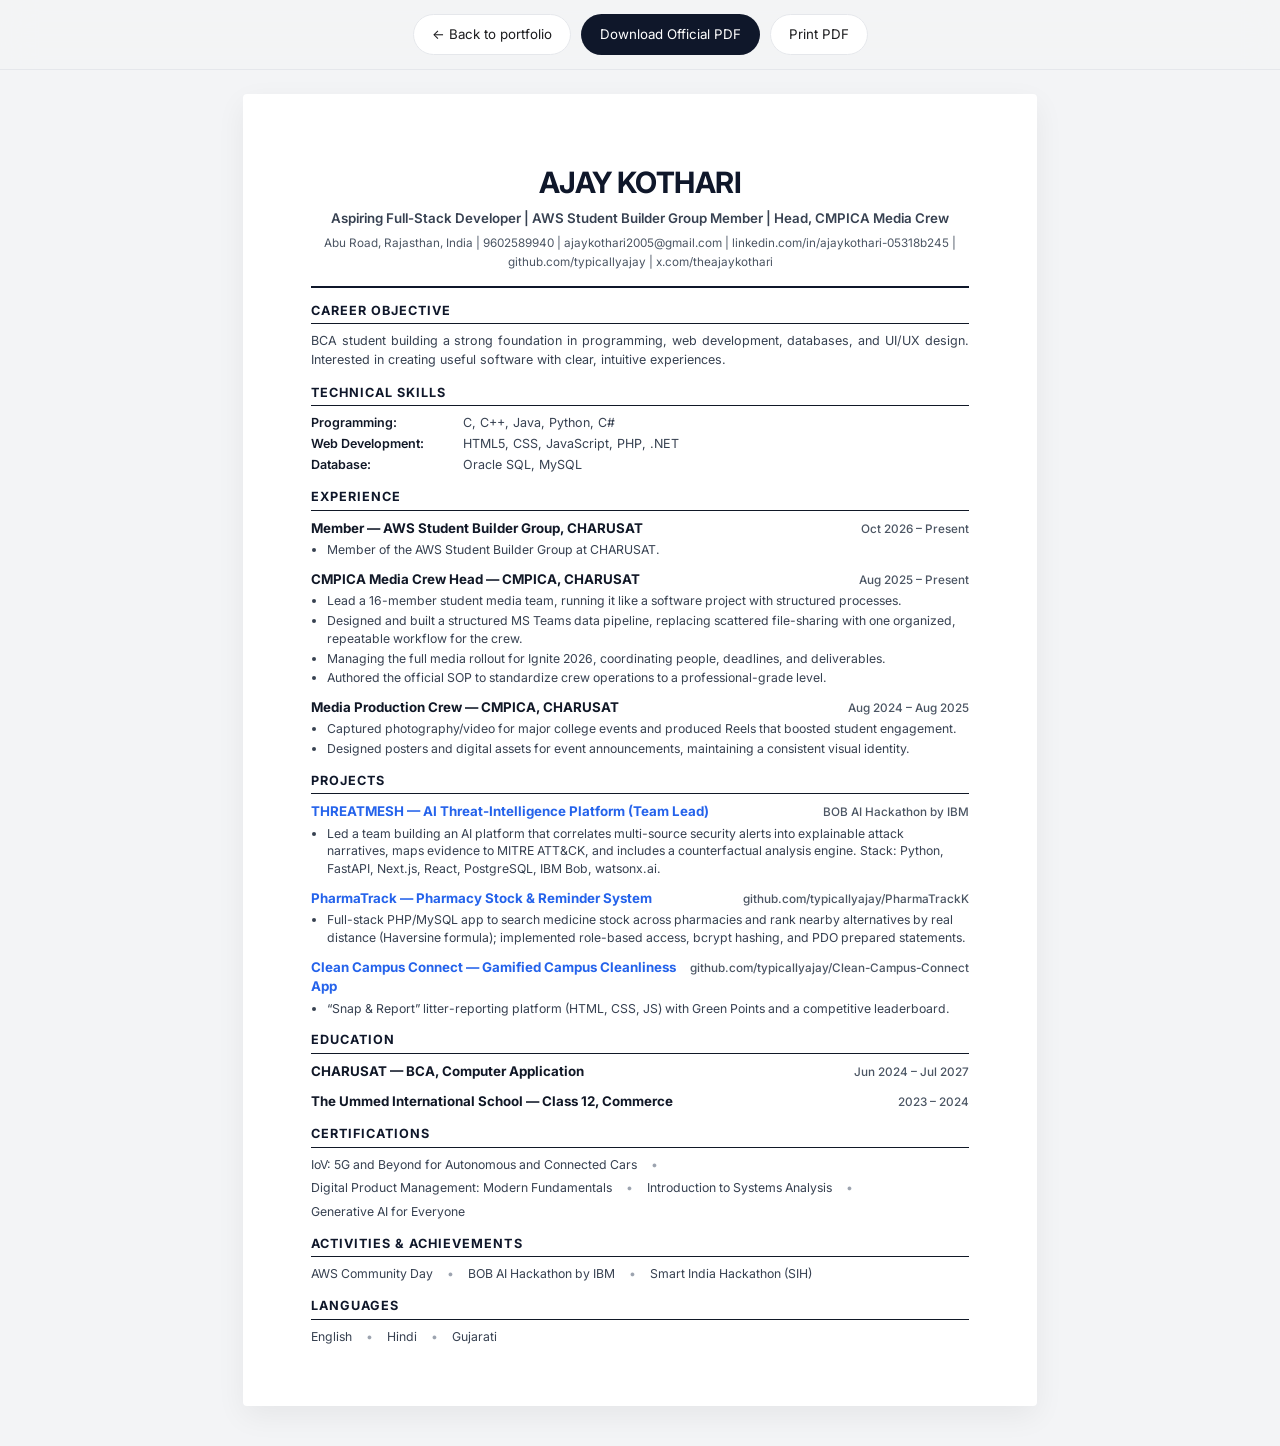
<file: resume.html>
<!doctype html>
<html lang="en">
  <head>
    <meta charset="UTF-8" />
    <meta name="viewport" content="width=device-width, initial-scale=1.0" />
    <title>Ajay Kothari — Résumé</title>
    <meta
      name="description"
      content="Official Résumé of Ajay Kothari — Aspiring Full-Stack Developer, AWS Student Builder Group Member, Head CMPICA Media Crew."
    />
    <link rel="preconnect" href="https://fonts.googleapis.com" />
    <link rel="preconnect" href="https://fonts.gstatic.com" crossorigin />
    <link
      href="https://fonts.googleapis.com/css2?family=Inter:wght@400;500;600;700&display=swap"
      rel="stylesheet"
    />
    <style>
      :root {
        --text: #1d1d1f;
        --muted: #4b5563;
        --line: #e5e7eb;
        --accent: #2563eb;
      }
      * {
        box-sizing: border-box;
        margin: 0;
        padding: 0;
      }
      body {
        font-family:
          "Inter",
          -apple-system,
          BlinkMacSystemFont,
          "Segoe UI",
          Roboto,
          Arial,
          sans-serif;
        color: var(--text);
        background: #f3f4f6;
        font-size: 10pt;
        line-height: 1.45;
        -webkit-font-smoothing: antialiased;
      }
      a {
        color: inherit;
        text-decoration: none;
      }
      .toolbar {
        position: sticky;
        top: 0;
        z-index: 5;
        display: flex;
        justify-content: center;
        gap: 10px;
        flex-wrap: wrap;
        padding: 14px;
        background: rgba(243, 244, 246, 0.9);
        backdrop-filter: blur(16px);
        -webkit-backdrop-filter: blur(16px);
        border-bottom: 1px solid var(--line);
      }
      .tb-btn {
        font: 500 14px/1 inherit;
        font-family: inherit;
        padding: 10px 18px;
        border-radius: 980px;
        border: 1px solid transparent;
        cursor: pointer;
        display: inline-flex;
        align-items: center;
        gap: 6px;
      }
      .tb-primary {
        background: #0f172a;
        color: #fff;
      }
      .tb-ghost {
        background: #fff;
        color: var(--text);
        border-color: var(--line);
      }

      .page {
        width: 210mm;
        min-height: 297mm;
        margin: 24px auto 40px;
        background: #fff;
        padding: 18mm 18mm 16mm;
        box-shadow: 0 10px 30px rgba(0, 0, 0, 0.06);
        border-radius: 4px;
      }
      header {
        text-align: center;
        padding-bottom: 14px;
        border-bottom: 2px solid #0f172a;
      }
      h1 {
        font-size: 22pt;
        font-weight: 700;
        letter-spacing: -0.02em;
        text-transform: uppercase;
        color: #0f172a;
      }
      .role-tagline {
        font-size: 10pt;
        font-weight: 600;
        color: #374151;
        margin-top: 4px;
      }
      .contact-strip {
        font-size: 8.8pt;
        color: var(--muted);
        margin-top: 6px;
        line-height: 1.6;
      }
      .contact-strip a:hover {
        color: var(--accent);
        text-decoration: underline;
      }

      section {
        margin-top: 14px;
      }
      h2 {
        font-size: 9.5pt;
        font-weight: 700;
        letter-spacing: 0.08em;
        text-transform: uppercase;
        color: #0f172a;
        border-bottom: 1px solid #111827;
        padding-bottom: 3px;
        margin-bottom: 8px;
      }
      .objective {
        color: #374151;
        font-size: 9.4pt;
        text-align: justify;
        line-height: 1.5;
      }

      .skill-row {
        display: grid;
        grid-template-columns: 140px 1fr;
        gap: 4px 12px;
        font-size: 9.4pt;
        margin-bottom: 3px;
      }
      .skill-row dt {
        font-weight: 600;
        color: #111827;
      }
      .skill-row dd {
        color: #374151;
      }

      .item {
        margin-bottom: 11px;
        break-inside: avoid;
      }
      .item:last-child {
        margin-bottom: 0;
      }
      .row {
        display: flex;
        justify-content: space-between;
        gap: 12px;
        align-items: baseline;
      }
      .item h3 {
        font-size: 10pt;
        font-weight: 700;
        color: #111827;
      }
      .meta {
        font-size: 8.8pt;
        color: var(--muted);
        white-space: nowrap;
        font-weight: 500;
      }
      .sub-org {
        font-size: 9pt;
        color: var(--muted);
        font-weight: 500;
      }
      ul.bullets {
        margin: 3px 0 0 16px;
        color: #374151;
        font-size: 9.2pt;
      }
      ul.bullets li {
        margin-bottom: 2px;
        line-height: 1.45;
      }
      .proj-title a {
        color: var(--accent);
      }
      .proj-title a:hover {
        text-decoration: underline;
      }

      .list-inline {
        display: flex;
        flex-wrap: wrap;
        gap: 6px 14px;
        font-size: 9.2pt;
        color: #374151;
      }
      .list-inline span::after {
        content: "•";
        margin-left: 14px;
        color: #9ca3af;
      }
      .list-inline span:last-child::after {
        content: "";
        margin: 0;
      }

      @page {
        size: A4;
        margin: 0;
      }
      @media print {
        body {
          background: #fff;
        }
        .toolbar {
          display: none;
        }
        .page {
          margin: 0;
          box-shadow: none;
          border-radius: 0;
          width: auto;
          min-height: auto;
          padding: 12mm 14mm;
        }
      }
      @media (max-width: 820px) {
        .page {
          width: auto;
          margin: 0;
          border-radius: 0;
          padding: 20px 16px;
          min-height: 0;
        }
        .row {
          flex-direction: column;
          gap: 2px;
        }
        .skill-row {
          grid-template-columns: 1fr;
          gap: 2px;
        }
      }
    </style>
  </head>
  <body>
    <div class="toolbar">
      <a class="tb-btn tb-ghost" href="index.html">← Back to portfolio</a>
      <a
        class="tb-btn tb-primary"
        href="assets/Ajay_Kothari_Resume.pdf"
        download
        >Download Official PDF</a
      >
      <a
        class="tb-btn tb-ghost"
        href="assets/Ajay_Kothari_Resume.pdf"
        target="_blank"
        rel="noopener noreferrer"
        >Print PDF</a
      >
    </div>

    <main class="page">
      <header>
        <h1>AJAY KOTHARI</h1>
        <p class="role-tagline">
          Aspiring Full-Stack Developer | AWS Student Builder Group Member |
          Head, CMPICA Media Crew
        </p>
        <p class="contact-strip">
          Abu Road, Rajasthan, India | 9602589940 |
          <a href="mailto:ajaykothari2005@gmail.com"
            >ajaykothari2005@gmail.com</a
          >
          |
          <a
            href="https://linkedin.com/in/ajaykothari-05318b245"
            target="_blank"
            rel="noopener noreferrer"
            >linkedin.com/in/ajaykothari-05318b245</a
          >
          |
          <a
            href="https://github.com/typicallyajay"
            target="_blank"
            rel="noopener noreferrer"
            >github.com/typicallyajay</a
          >
          |
          <a
            href="https://x.com/theajaykothari?s=11"
            target="_blank"
            rel="noopener noreferrer"
            >x.com/theajaykothari</a
          >
        </p>
      </header>

      <section>
        <h2>CAREER OBJECTIVE</h2>
        <p class="objective">
          BCA student building a strong foundation in programming, web
          development, databases, and UI/UX design. Interested in creating
          useful software with clear, intuitive experiences.
        </p>
      </section>

      <section>
        <h2>TECHNICAL SKILLS</h2>
        <dl>
          <div class="skill-row">
            <dt>Programming:</dt>
            <dd>C, C++, Java, Python, C#</dd>
          </div>
          <div class="skill-row">
            <dt>Web Development:</dt>
            <dd>HTML5, CSS, JavaScript, PHP, .NET</dd>
          </div>
          <div class="skill-row">
            <dt>Database:</dt>
            <dd>Oracle SQL, MySQL</dd>
          </div>
        </dl>
      </section>

      <section>
        <h2>EXPERIENCE</h2>
        <div class="item">
          <div class="row">
            <h3>Member — AWS Student Builder Group, CHARUSAT</h3>
            <span class="meta">Oct 2026 – Present</span>
          </div>
          <ul class="bullets">
            <li>
              Member of the AWS Student Builder Group at CHARUSAT.
            </li>
          </ul>
        </div>

        <div class="item">
          <div class="row">
            <h3>CMPICA Media Crew Head — CMPICA, CHARUSAT</h3>
            <span class="meta">Aug 2025 – Present</span>
          </div>
          <ul class="bullets">
            <li>
              Lead a 16-member student media team, running it like a software
              project with structured processes.
            </li>
            <li>
              Designed and built a structured MS Teams data pipeline, replacing
              scattered file-sharing with one organized, repeatable workflow for
              the crew.
            </li>
            <li>
              Managing the full media rollout for Ignite 2026, coordinating
              people, deadlines, and deliverables.
            </li>
            <li>
              Authored the official SOP to standardize crew operations to a
              professional-grade level.
            </li>
          </ul>
        </div>

        <div class="item">
          <div class="row">
            <h3>Media Production Crew — CMPICA, CHARUSAT</h3>
            <span class="meta">Aug 2024 – Aug 2025</span>
          </div>
          <ul class="bullets">
            <li>
              Captured photography/video for major college events and produced
              Reels that boosted student engagement.
            </li>
            <li>
              Designed posters and digital assets for event announcements,
              maintaining a consistent visual identity.
            </li>
          </ul>
        </div>
      </section>

      <section>
        <h2>PROJECTS</h2>
        <div class="item">
          <div class="row">
            <h3 class="proj-title">
              <a
                href="https://github.com/typicallyajay/bob-ai-hackathon-MindMesh"
                target="_blank"
                rel="noopener noreferrer"
                >THREATMESH — AI Threat-Intelligence Platform (Team Lead)</a
              >
            </h3>
            <span class="meta">BOB AI Hackathon by IBM</span>
          </div>
          <ul class="bullets">
            <li>
              Led a team building an AI platform that correlates multi-source
              security alerts into explainable attack narratives, maps evidence
              to MITRE ATT&amp;CK, and includes a counterfactual analysis
              engine. Stack: Python, FastAPI, Next.js, React, PostgreSQL, IBM
              Bob, watsonx.ai.
            </li>
          </ul>
        </div>

        <div class="item">
          <div class="row">
            <h3 class="proj-title">
              <a
                href="https://github.com/typicallyajay/PharmaTrackK"
                target="_blank"
                rel="noopener noreferrer"
                >PharmaTrack — Pharmacy Stock &amp; Reminder System</a
              >
            </h3>
            <span class="meta"
              ><a
                href="https://github.com/typicallyajay/PharmaTrackK"
                target="_blank"
                rel="noopener noreferrer"
                >github.com/typicallyajay/PharmaTrackK</a
              ></span
            >
          </div>
          <ul class="bullets">
            <li>
              Full-stack PHP/MySQL app to search medicine stock across
              pharmacies and rank nearby alternatives by real distance
              (Haversine formula); implemented role-based access, bcrypt
              hashing, and PDO prepared statements.
            </li>
          </ul>
        </div>

        <div class="item">
          <div class="row">
            <h3 class="proj-title">
              <a
                href="https://github.com/typicallyajay/Clean-Campus-Connect"
                target="_blank"
                rel="noopener noreferrer"
                >Clean Campus Connect — Gamified Campus Cleanliness App</a
              >
            </h3>
            <span class="meta"
              ><a
                href="https://github.com/typicallyajay/Clean-Campus-Connect"
                target="_blank"
                rel="noopener noreferrer"
                >github.com/typicallyajay/Clean-Campus-Connect</a
              ></span
            >
          </div>
          <ul class="bullets">
            <li>
              &ldquo;Snap &amp; Report&rdquo; litter-reporting platform (HTML,
              CSS, JS) with Green Points and a competitive leaderboard.
            </li>
          </ul>
        </div>
      </section>

      <section>
        <h2>EDUCATION</h2>
        <div class="item">
          <div class="row">
            <h3>CHARUSAT — BCA, Computer Application</h3>
            <span class="meta">Jun 2024 – Jul 2027</span>
          </div>
        </div>
        <div class="item">
          <div class="row">
            <h3>The Ummed International School — Class 12, Commerce</h3>
            <span class="meta">2023 – 2024</span>
          </div>
        </div>
      </section>

      <section>
        <h2>CERTIFICATIONS</h2>
        <div class="list-inline">
          <span>IoV: 5G and Beyond for Autonomous and Connected Cars</span>
          <span>Digital Product Management: Modern Fundamentals</span>
          <span>Introduction to Systems Analysis</span>
          <span>Generative AI for Everyone</span>
        </div>
      </section>

      <section>
        <h2>ACTIVITIES &amp; ACHIEVEMENTS</h2>
        <div class="list-inline">
          <span>AWS Community Day</span>
          <span>BOB AI Hackathon by IBM</span>
          <span>Smart India Hackathon (SIH)</span>
        </div>
      </section>

      <section>
        <h2>LANGUAGES</h2>
        <div class="list-inline">
          <span>English</span>
          <span>Hindi</span>
          <span>Gujarati</span>
        </div>
      </section>
    </main>
  </body>
</html>
</file>
<file: style.css>
/* =========================================================
   AJAY KOTHARI — PORTFOLIO DESIGN SYSTEM
   Aesthetic: Contemporary Alabaster Studio with Midnight Connect
   Light theme for primary page content (Apple/Stripe inspired)
   Dark cinematic theme preserved exclusively for // Let's Connect
   Silky text reveal scroll motion.
   ========================================================= */

:root {
  /* Surface & Base Canvas (Light Theme) */
  --bg-base: #f3f2ee;
  --bg-surface: #fbfaf7;
  --bg-surface-alt: #ebeef4;
  --bg-card: #fffefa;
  --bg-card-hover: #ffffff;
  --bg-glass: rgba(251, 250, 247, 0.78);

  /* Hairline Borders */
  --border-subtle: rgba(33, 39, 62, 0.1);
  --border-card: rgba(33, 39, 62, 0.1);
  --border-hover: rgba(70, 76, 145, 0.32);

  /* Typography (High Clarity, Eye-Soothing Slate) */
  --text-primary: #20243a;
  --text-secondary: #545a70;
  --text-muted: #777d91;
  --text-dim: #a3a7b4;
  --text-highlight: #171b2d;

  /* Sophisticated Accents */
  --accent-blue: #4858d6;
  --accent-blue-soft: #6574ed;
  --accent-indigo: #7957d5;
  --accent-amber: #e58a54;
  --accent-amber-soft: #bd6138;
  --accent-emerald: #299b79;

  /* Subtle Card Shadows */
  --shadow-sm: 0 2px 8px rgba(34, 39, 65, 0.06);
  --shadow-card:
    0 8px 28px -8px rgba(34, 39, 65, 0.12),
    0 2px 8px -2px rgba(34, 39, 65, 0.05);
  --shadow-card-hover:
    0 24px 52px -14px rgba(47, 48, 91, 0.22),
    0 8px 20px -8px rgba(34, 39, 65, 0.12);

  /* Gradients */
  --grad-headline: linear-gradient(
    135deg,
    #292f60 0%,
    #5262df 55%,
    #df8057 100%
  );
  --grad-connect: linear-gradient(
    135deg,
    #60a5fa 0%,
    #a78bfa 50%,
    #f59e0b 100%
  );

  /* Typography Stack */
  --font-display:
    "Space Grotesk", -apple-system, BlinkMacSystemFont, sans-serif;
  --font-body: "Inter", -apple-system, BlinkMacSystemFont, sans-serif;
  --font-mono: "JetBrains Mono", SFMono-Regular, monospace;

  /* Geometry & Timing */
  --radius-xl: 26px;
  --radius-lg: 20px;
  --radius-md: 12px;
  --radius-sm: 6px;
  --radius-pill: 9999px;
  --maxw: 1200px;
  --nav-h: 0px;
  --ease: cubic-bezier(0.16, 1, 0.3, 1);
}

/* ================= RESET & DEFAULTS ================= */
*,
*::before,
*::after {
  box-sizing: border-box;
  margin: 0;
  padding: 0;
}

html {
  scroll-behavior: smooth;
  scroll-padding-top: 24px;
  background-color: var(--bg-base);
  color-scheme: light dark;
}

body {
  font-family: var(--font-body);
  font-size: 16px;
  line-height: 1.65;
  color: var(--text-primary);
  background-color: var(--page-tone, var(--bg-base));
  background-image:
    radial-gradient(
      circle at 14% 12%,
      var(--page-glow-a, rgba(102, 112, 215, 0.085)) 0%,
      transparent 45%
    ),
    radial-gradient(
      circle at 86% 28%,
      var(--page-glow-b, rgba(231, 143, 90, 0.07)) 0%,
      transparent 40%
    ),
    radial-gradient(rgba(47, 52, 79, 0.075) 0.7px, transparent 0.7px),
    linear-gradient(rgba(57, 67, 126, 0.018) 1px, transparent 1px),
    linear-gradient(90deg, rgba(57, 67, 126, 0.018) 1px, transparent 1px);
  background-size: auto, auto, 18px 18px, 72px 72px, 72px 72px;
  background-attachment: fixed;
  transition: background-color 850ms ease;
  -webkit-font-smoothing: antialiased;
  -moz-osx-font-smoothing: grayscale;
  overflow-x: hidden;
}

body.no-scroll {
  overflow: hidden;
}

img {
  max-width: 100%;
  height: auto;
  display: block;
}

a {
  color: inherit;
  text-decoration: none;
}

ul,
ol {
  list-style: none;
}

strong {
  font-weight: 600;
  color: var(--text-highlight);
}

::selection {
  background: rgba(37, 99, 235, 0.15);
  color: #0f172a;
}

:focus-visible {
  outline: 2px solid var(--accent-blue);
  outline-offset: 3px;
  border-radius: var(--radius-sm);
}

.skip-link {
  position: absolute;
  left: 20px;
  top: -80px;
  z-index: 9999;
  background: #0f172a;
  color: #ffffff;
  padding: 10px 18px;
  border-radius: var(--radius-md);
  font-family: var(--font-mono);
  font-size: 0.9rem;
  font-weight: 600;
  transition: top 0.2s var(--ease);
}
.skip-link:focus {
  top: 16px;
}

.page-loader {
  position: fixed;
  inset: 0;
  z-index: 2000;
  display: grid;
  align-content: center;
  justify-items: center;
  gap: 15px;
  background:
    radial-gradient(ellipse at 50% 42%, rgba(81, 103, 190, 0.25), transparent 34%),
    #111522;
  color: #f8fafc;
  opacity: 0;
  visibility: hidden;
  pointer-events: none;
  transition: opacity 380ms ease, visibility 380ms ease;
}
.page-loading .page-loader {
  opacity: 1;
  visibility: visible;
  pointer-events: auto;
}
.page-loader__mark {
  display: grid;
  width: 70px;
  height: 70px;
  place-items: center;
  border: 1px solid rgba(255, 255, 255, 0.32);
  border-radius: 23px;
  background: linear-gradient(145deg, rgba(255, 255, 255, 0.22), rgba(255, 255, 255, 0.04));
  box-shadow: 0 16px 50px rgba(47, 107, 255, 0.2), inset 0 1px rgba(255, 255, 255, 0.4);
  animation: loader-code-bounce 900ms cubic-bezier(0.35, 0, 0.25, 1) infinite;
}
.page-loader__mark span {
  color: #a8c5ff;
  font: 800 1.65rem/1 var(--font-mono);
  letter-spacing: -0.1em;
}
.page-loader__code i {
  color: #f2bc68;
  font-style: normal;
}
.page-loader__greeting {
  display: grid;
  place-items: center;
  width: min(88vw, 36rem);
  min-height: 2.5em;
  color: #fff;
  font-family: var(--font-display);
  font-size: clamp(1.35rem, 5vw, 2.4rem);
  font-weight: 700;
  line-height: 1.25;
  text-align: center;
}
.page-loader__greeting span {
  animation: loader-welcome 550ms 120ms both;
}
.page-loader__label {
  color: rgba(241, 245, 249, 0.8);
  font-family: var(--font-mono);
  font-size: 0.7rem;
  letter-spacing: 0.18em;
}
.page-loader__track {
  width: 92px;
  height: 2px;
  overflow: hidden;
  border-radius: 2px;
  background: rgba(255, 255, 255, 0.16);
}
.page-loader__track span {
  display: block;
  width: 42%;
  height: 100%;
  border-radius: inherit;
  background: linear-gradient(90deg, #78a6ff, #d6a9ff);
  animation: loader-progress 1.15s ease-in-out infinite;
}
@keyframes loader-code-bounce {
  0%, 100% { transform: translateY(0) rotate(-4deg) scale(1); }
  38% { transform: translateY(-13px) rotate(3deg) scale(1.04, 0.96); }
  58% { transform: translateY(0) rotate(0) scale(0.96, 1.04); }
  76% { transform: translateY(-5px) rotate(-2deg) scale(1.02, 0.98); }
}
@keyframes loader-progress {
  0% { transform: translateX(-110%); }
  100% { transform: translateX(250%); }
}
@keyframes loader-welcome {
  0% { opacity: 0; transform: translateY(10px) scale(0.96); }
  100% { opacity: 1; transform: translateY(0) scale(1); }
}

.scroll-progress {
  position: fixed;
  top: 0;
  left: 0;
  right: 0;
  height: 2.5px;
  background: linear-gradient(90deg, var(--accent-blue), var(--accent-amber));
  transform-origin: 0 50%;
  transform: scaleX(0);
  z-index: 1000;
  pointer-events: none;
}

.container {
  width: 100%;
  max-width: var(--maxw);
  margin: 0 auto;
  padding: 0 24px;
}

.center {
  text-align: center;
  margin-top: 52px;
}

/* ================= TYPOGRAPHY HELPERS ================= */
.gradient-text {
  background: var(--grad-headline);
  -webkit-background-clip: text;
  background-clip: text;
  color: transparent;
  display: inline-block;
}

.eyebrow {
  font-family: var(--font-mono);
  font-size: 0.8rem;
  font-weight: 600;
  color: var(--accent-blue);
  text-transform: uppercase;
  letter-spacing: 0.12em;
  margin-bottom: 12px;
  display: inline-flex;
  align-items: center;
  gap: 8px;
}

.section-head {
  margin-bottom: 52px;
}

.section-title {
  font-family: var(--font-display);
  font-size: clamp(2.2rem, 4.6vw, 3.5rem);
  font-weight: 700;
  line-height: 1.12;
  letter-spacing: -0.03em;
  color: var(--text-primary);
}

.section-lead {
  font-size: clamp(1.05rem, 1.5vw, 1.25rem);
  color: var(--text-secondary);
  max-width: 660px;
  margin-top: 16px;
  line-height: 1.6;
}

/* ================= BUTTONS ================= */
.btn {
  display: inline-flex;
  align-items: center;
  justify-content: center;
  gap: 10px;
  padding: 13px 24px;
  border-radius: var(--radius-md);
  font-family: var(--font-display);
  font-size: 0.95rem;
  font-weight: 600;
  line-height: 1;
  border: 1px solid transparent;
  cursor: pointer;
  white-space: nowrap;
  transition: all 0.25s var(--ease);
  position: relative;
  isolation: isolate;
}

.btn:active {
  transform: scale(0.98);
}

.btn-sm {
  padding: 8px 16px;
  font-size: 0.85rem;
  border-radius: var(--radius-sm);
}

.btn-primary {
  background: #0f172a;
  color: #ffffff;
  box-shadow: 0 4px 14px rgba(15, 23, 42, 0.15);
}

.btn-primary:hover {
  background: #1e293b;
  transform: translateY(-2px);
  box-shadow: 0 8px 22px rgba(15, 23, 42, 0.25);
  color: #ffffff;
}

.btn-glass {
  background: #ffffff;
  color: var(--text-primary);
  border: 1px solid rgba(15, 23, 42, 0.12);
  box-shadow: var(--shadow-sm);
}

.btn-glass:hover {
  background: #f8fafc;
  border-color: rgba(15, 23, 42, 0.24);
  transform: translateY(-2px);
  box-shadow: 0 4px 12px rgba(15, 23, 42, 0.08);
}

.btn-outline-glow {
  background: #ffffff;
  color: var(--text-primary);
  border: 1px solid rgba(15, 23, 42, 0.12);
  box-shadow: var(--shadow-sm);
}

.btn-outline-glow:hover {
  background: #f8fafc;
  border-color: var(--accent-blue);
  color: var(--accent-blue);
  transform: translateY(-2px);
}

.btn-dark {
  background: #0f172a;
  color: #ffffff;
  border: 1px solid #0f172a;
}
.btn-dark:hover {
  background: #1e293b;
  color: #ffffff;
}

.btn-light {
  background: #ffffff;
  color: #0f172a;
  border: 1px solid rgba(15, 23, 42, 0.14);
}
.btn-light:hover {
  background: #f8fafc;
  border-color: #0f172a;
}

/* ================= HERO SECTION ================= */
.hero {
  position: relative;
  min-height: 650px;
  display: flex;
  flex-direction: column;
  justify-content: center;
  padding: 76px 0 60px;
  overflow: hidden;
}

.hero-ambient-glow {
  position: absolute;
  top: 10%;
  left: 50%;
  transform: translateX(-50%);
  width: 750px;
  height: 400px;
  background: radial-gradient(
    circle,
    rgba(37, 99, 235, 0.05) 0%,
    rgba(217, 119, 6, 0.03) 40%,
    transparent 70%
  );
  filter: blur(80px);
  z-index: 0;
  pointer-events: none;
}

.hero-grid {
  position: relative;
  z-index: 1;
  display: grid;
  grid-template-columns: 1.15fr 0.85fr;
  gap: 52px;
  align-items: center;
}

/* Status Pill */
.status-pill {
  display: inline-flex;
  align-items: center;
  gap: 10px;
  padding: 6px 16px;
  border-radius: var(--radius-pill);
  background: #ffffff;
  border: 1px solid var(--border-card);
  box-shadow: var(--shadow-sm);
  font-family: var(--font-mono);
  font-size: 0.8rem;
  color: var(--text-secondary);
  margin-bottom: 24px;
}

.status-beacon {
  width: 7px;
  height: 7px;
  border-radius: 50%;
  background: var(--accent-emerald);
  box-shadow: 0 0 0 0 rgba(16, 185, 129, 0.7);
  animation: beacon-pulse 2.2s infinite;
}

@keyframes beacon-pulse {
  70% {
    box-shadow: 0 0 0 7px rgba(16, 185, 129, 0);
  }
  100% {
    box-shadow: 0 0 0 0 rgba(16, 185, 129, 0);
  }
}

.status-sep {
  color: var(--text-dim);
  margin: 0 2px;
}

.status-highlight {
  color: var(--accent-amber-soft);
  font-weight: 600;
}

/* Hero Title */
.hero-title {
  display: flex;
  flex-direction: column;
  font-family: var(--font-display);
  font-size: clamp(3rem, 6.8vw, 5.4rem);
  font-weight: 800;
  line-height: 1.04;
  letter-spacing: -0.04em;
  margin-bottom: 22px;
}

.hero-name {
  color: #0f172a;
}

.hero-headline {
  padding-bottom: 0.04em;
}

.hero-sub {
  font-size: clamp(1.05rem, 1.7vw, 1.25rem);
  color: var(--text-secondary);
  max-width: 530px;
  line-height: 1.55;
  margin-bottom: 34px;
}

.hero-actions {
  display: flex;
  flex-wrap: wrap;
  gap: 14px;
  margin-bottom: 34px;
}

/* Role Badges */
.hero-badges {
  display: flex;
  flex-wrap: wrap;
  gap: 9px;
}

.hero-badge {
  display: inline-flex;
  align-items: center;
  gap: 8px;
  padding: 6px 13px;
  border-radius: var(--radius-sm);
  background: #ffffff;
  border: 1px solid var(--border-subtle);
  font-family: var(--font-mono);
  font-size: 0.78rem;
  color: var(--text-secondary);
  box-shadow: 0 1px 2px rgba(15, 23, 42, 0.03);
  transition: all 0.25s var(--ease);
}

.hero-badge svg {
  color: var(--accent-blue);
  flex-shrink: 0;
}

.hero-badge:hover {
  border-color: var(--accent-blue);
  color: var(--text-primary);
  transform: translateY(-2px);
  box-shadow: 0 4px 12px rgba(15, 23, 42, 0.06);
}

/* Hero Visual & Studio Portrait Card */
.hero-visual {
  position: relative;
  justify-self: center;
  width: min(100%, 410px);
}

.portrait-card {
  position: relative;
  border-radius: var(--radius-xl);
  padding: 10px;
  background: #ffffff;
  border: 1px solid var(--border-card);
  box-shadow: var(--shadow-card-hover);
  transition:
    transform 0.4s var(--ease),
    box-shadow 0.4s var(--ease);
}

.portrait-card:hover {
  transform: translateY(-4px);
  box-shadow: 0 24px 48px -6px rgba(15, 23, 42, 0.12);
}

.portrait-frame {
  border-radius: calc(var(--radius-xl) - 4px);
  overflow: hidden;
  aspect-ratio: 3 / 4;
  background: #e2e8f0;
  position: relative;
}

.portrait-frame img {
  width: 100%;
  height: 100%;
  object-fit: cover;
  transition: transform 0.6s var(--ease);
}

.portrait-card:hover .portrait-frame img {
  transform: scale(1.03);
}

.portrait-caption {
  display: flex;
  align-items: center;
  justify-content: space-between;
  padding: 12px 10px 4px;
}

.caption-identity {
  display: flex;
  flex-direction: column;
}

.caption-name {
  font-family: var(--font-display);
  font-size: 0.95rem;
  font-weight: 700;
  color: #0f172a;
}

.caption-role {
  font-family: var(--font-mono);
  font-size: 0.75rem;
  color: var(--accent-amber-soft);
}

.caption-pill {
  font-family: var(--font-mono);
  font-size: 0.72rem;
  font-weight: 500;
  padding: 3px 9px;
  border-radius: var(--radius-pill);
  background: rgba(16, 185, 129, 0.1);
  color: #059669;
  border: 1px solid rgba(16, 185, 129, 0.2);
}

/* Stats Strip */
.stats {
  display: grid;
  grid-template-columns: repeat(4, 1fr);
  margin-top: 68px;
  padding-top: 34px;
  border-top: 1px solid var(--border-subtle);
  position: relative;
  z-index: 1;
}

.stat {
  padding: 0 16px;
  display: flex;
  flex-direction: column;
  gap: 6px;
  border-right: 1px solid var(--border-subtle);
}

.stat:last-child {
  border-right: none;
}

.stat strong {
  font-family: var(--font-display);
  font-size: clamp(2.2rem, 3.8vw, 3.2rem);
  font-weight: 700;
  letter-spacing: -0.04em;
  line-height: 1;
  color: #0f172a;
}

.stat span {
  font-family: var(--font-mono);
  color: var(--text-secondary);
  font-size: 0.84rem;
  letter-spacing: -0.01em;
}

/* ================= COMMON SECTIONS ================= */
.section {
  padding: 110px 0;
  position: relative;
}

.section-alt {
  background: var(--bg-surface-alt);
  border-top: 1px solid var(--border-subtle);
  border-bottom: 1px solid var(--border-subtle);
}

/* ================= ABOUT SECTION ================= */
.about-grid {
  display: grid;
  grid-template-columns: 1fr 1.15fr;
  gap: 60px;
  align-items: start;
}

.about-body p {
  font-size: clamp(1.05rem, 1.4vw, 1.2rem);
  color: var(--text-secondary);
  line-height: 1.7;
}

.about-body p + p {
  margin-top: 22px;
}

.voxel-mini {
  position: relative;
  width: min(100%, 260px);
  margin: 26px auto 0;
  padding: 10px 10px 8px;
  overflow: hidden;
  border: 1px solid rgba(91, 111, 176, 0.15);
  border-radius: 20px;
  background:
    radial-gradient(circle at 78% 18%, rgba(255, 255, 255, 0.8), transparent 36%),
    linear-gradient(145deg, rgba(255, 255, 255, 0.85), rgba(225, 235, 255, 0.78));
  box-shadow:
    0 14px 32px rgba(41, 54, 96, 0.12),
    inset 0 1px rgba(255, 255, 255, 0.95);
}
.voxel-mini svg {
  display: block;
  width: 100%;
  height: auto;
  shape-rendering: crispEdges;
}
.voxel-typing-hands {
  transform-box: view-box;
  transform-origin: center;
  animation: voxel-type 560ms steps(2, end) infinite;
}
.voxel-coffee {
  transform-box: view-box;
  transform-origin: 151px 104px;
  animation: voxel-sip 6.8s steps(1, end) infinite;
}
.voxel-steam {
  transform-box: fill-box;
  transform-origin: center;
  animation: voxel-steam 1.8s ease-in-out infinite;
}
@keyframes voxel-type {
  0%, 100% { transform: translateY(0); }
  50% { transform: translateY(1.5px); }
}
@keyframes voxel-sip {
  0%, 66%, 88%, 100% { transform: rotate(0deg); }
  70%, 82% { transform: rotate(-120deg); }
}
@keyframes voxel-steam {
  0%, 100% { opacity: 0.35; transform: translateY(1px); }
  50% { opacity: 0.9; transform: translateY(-2px); }
}
.voxel-mini figcaption {
  padding: 2px 8px 3px;
  color: #333d62;
  font-family: var(--font-mono);
  font-size: 0.65rem;
  font-weight: 700;
  letter-spacing: 0.12em;
}
.voxel-mini figcaption span {
  color: #69769f;
  font-weight: 500;
}

.about-body strong {
  color: var(--text-primary);
  font-weight: 600;
}

/* ================= PROJECTS SECTION ================= */
.projects {
  display: grid;
  grid-template-columns: repeat(2, 1fr);
  gap: 26px;
}

.project-card {
  position: relative;
  background: var(--bg-card);
  border-radius: var(--radius-xl);
  border: 1px solid var(--border-card);
  box-shadow: var(--shadow-card);
  padding: 34px;
  display: flex;
  flex-direction: column;
  gap: 16px;
  overflow: hidden;
  transition:
    transform 0.35s var(--ease),
    border-color 0.35s var(--ease),
    box-shadow 0.35s var(--ease);
}

.project-card:hover {
  transform: translateY(-4px);
  border-color: rgba(37, 99, 235, 0.3);
  box-shadow: var(--shadow-card-hover);
}

.project-meta {
  display: flex;
  flex-wrap: wrap;
  align-items: center;
  gap: 10px;
}

.tag {
  font-family: var(--font-mono);
  font-size: 0.74rem;
  font-weight: 600;
  padding: 4px 11px;
  border-radius: var(--radius-pill);
  background: rgba(37, 99, 235, 0.08);
  color: var(--accent-blue);
  border: 1px solid rgba(37, 99, 235, 0.2);
}

.project-role {
  font-family: var(--font-mono);
  font-size: 0.78rem;
  color: var(--text-muted);
}

.project-card h3 {
  font-family: var(--font-display);
  font-size: clamp(1.35rem, 2vw, 1.75rem);
  font-weight: 700;
  color: var(--text-primary);
  letter-spacing: -0.02em;
  line-height: 1.25;
}

.project-desc {
  color: var(--text-secondary);
  font-size: 0.98rem;
  line-height: 1.6;
}

.project-problem {
  margin: 6px 0;
  padding: 12px 16px;
  background: rgba(37, 99, 235, 0.04);
  border-left: 3px solid var(--accent-blue);
  border-radius: 4px 10px 10px 4px;
  border-top: 1px solid rgba(37, 99, 235, 0.08);
  border-right: 1px solid rgba(37, 99, 235, 0.08);
  border-bottom: 1px solid rgba(37, 99, 235, 0.08);
}

.problem-label {
  display: block;
  font-family: var(--font-mono);
  font-size: 0.72rem;
  font-weight: 700;
  text-transform: uppercase;
  letter-spacing: 0.08em;
  color: var(--accent-blue);
  margin-bottom: 4px;
}

.problem-text {
  font-size: 0.92rem;
  color: #334155;
  line-height: 1.55;
}

.project-foot {
  margin-top: auto;
  padding-top: 14px;
  display: flex;
  align-items: center;
  justify-content: space-between;
  gap: 16px;
  flex-wrap: wrap;
}

.chips {
  display: flex;
  flex-wrap: wrap;
  gap: 6px;
}

.chip {
  font-family: var(--font-mono);
  font-size: 0.74rem;
  font-weight: 500;
  padding: 4px 9px;
  border-radius: var(--radius-sm);
  background: #f8fafc;
  color: var(--text-secondary);
  border: 1px solid rgba(15, 23, 42, 0.08);
}

/* ================= FEATURED SHOWCASE (THREATMESH) ================= */
.project-card.featured {
  grid-column: 1 / -1;
  padding: 44px;
  background: linear-gradient(135deg, #ffffff 0%, #f8fafc 100%);
  border-color: rgba(99, 102, 241, 0.25);
  box-shadow: 0 12px 36px -6px rgba(15, 23, 42, 0.07);
}

.project-card.featured:hover {
  border-color: rgba(99, 102, 241, 0.45);
  box-shadow: 0 20px 48px -6px rgba(15, 23, 42, 0.12);
}

.project-card.featured h3 {
  font-size: clamp(2rem, 3.8vw, 2.9rem);
  letter-spacing: -0.03em;
  color: var(--text-primary);
}

.project-card.featured .tag {
  background: rgba(99, 102, 241, 0.1);
  color: #4f46e5;
  border-color: rgba(99, 102, 241, 0.25);
}

.project-card.featured .project-desc {
  font-size: clamp(1.02rem, 1.4vw, 1.18rem);
  max-width: 820px;
  color: #334155;
}

.project-card.featured .check-list {
  display: grid;
  grid-template-columns: repeat(2, 1fr);
  gap: 12px 26px;
  max-width: 900px;
  margin: 6px 0;
}

.project-card.featured .chip {
  background: #ffffff;
  color: #334155;
  border-color: rgba(15, 23, 42, 0.1);
}

/* (orphan full-width rule removed — grid now pairs regular cards) */

/* Check lists */
.check-list {
  display: grid;
  gap: 10px;
}

.check-list li {
  display: flex;
  gap: 10px;
  align-items: flex-start;
}

.check {
  flex: none;
  width: 20px;
  height: 20px;
  border-radius: 50%;
  display: grid;
  place-items: center;
  background: rgba(37, 99, 235, 0.08);
  color: var(--accent-blue);
  margin-top: 2px;
  border: 1px solid rgba(37, 99, 235, 0.2);
}

.check-list strong {
  font-family: var(--font-display);
  font-size: 0.96rem;
  color: var(--text-primary);
  display: block;
}

.check-list span:not(.check) {
  font-size: 0.88rem;
  color: var(--text-secondary);
  display: block;
}

.check-list.compact {
  gap: 9px;
  font-size: 0.92rem;
  color: var(--text-secondary);
}

.check-list.compact .check {
  width: 18px;
  height: 18px;
  margin-top: 2px;
}

/* ================= JOURNEY (TIMELINE) ================= */
.journey-grid {
  display: grid;
  grid-template-columns: 1fr 1fr;
  gap: 60px;
}

.col-title {
  font-family: var(--font-display);
  font-size: 1.35rem;
  font-weight: 700;
  color: var(--text-primary);
  margin-bottom: 30px;
  letter-spacing: -0.02em;
}

.timeline {
  position: relative;
  padding-left: 30px;
}

.timeline::before {
  content: "";
  position: absolute;
  left: 6px;
  top: 10px;
  bottom: 10px;
  width: 2px;
  background: linear-gradient(
    180deg,
    var(--accent-blue),
    var(--accent-amber),
    transparent
  );
  border-radius: 2px;
}

.timeline-item {
  position: relative;
  padding-bottom: 36px;
}

.timeline-item:last-child {
  padding-bottom: 0;
}

.timeline-item::before {
  content: "";
  position: absolute;
  left: -30px;
  top: 6px;
  width: 14px;
  height: 14px;
  border-radius: 50%;
  background: #ffffff;
  border: 2.5px solid var(--accent-blue);
  box-shadow: 0 0 0 4px rgba(37, 99, 235, 0.12);
}

.timeline-date {
  font-family: var(--font-mono);
  font-size: 0.78rem;
  font-weight: 600;
  color: var(--accent-blue);
  letter-spacing: 0.05em;
  text-transform: uppercase;
}

.timeline-item h4 {
  font-family: var(--font-display);
  font-size: 1.2rem;
  font-weight: 700;
  color: var(--text-primary);
  margin-top: 3px;
  letter-spacing: -0.015em;
}

.timeline-sub {
  font-family: var(--font-mono);
  font-size: 0.85rem;
  color: var(--accent-amber-soft);
  margin-top: 2px;
}

.timeline-details {
  font-size: 0.94rem;
  color: var(--text-secondary);
  margin-top: 8px;
  line-height: 1.6;
}

/* ================= SKILLS SECTION (BENTO ATELIER) ================= */
.skills-grid {
  display: grid;
  grid-template-columns: repeat(4, 1fr);
  gap: 22px;
}

.skill-card {
  position: relative;
  background: var(--bg-card);
  border-radius: var(--radius-xl);
  border: 1px solid var(--border-card);
  box-shadow: var(--shadow-card);
  padding: 30px 22px;
  display: flex;
  flex-direction: column;
  transition:
    transform 0.35s var(--ease),
    border-color 0.35s var(--ease),
    box-shadow 0.35s var(--ease);
}

.skill-card:hover {
  transform: translateY(-4px);
  border-color: rgba(37, 99, 235, 0.3);
  box-shadow: var(--shadow-card-hover);
}

.skill-card h3 {
  font-family: var(--font-display);
  font-size: 1.2rem;
  font-weight: 700;
  color: var(--text-primary);
  margin-bottom: 22px;
  letter-spacing: -0.02em;
  padding-bottom: 12px;
  border-bottom: 1px solid var(--border-subtle);
}

/* ================= CERTIFICATIONS SECTION ================= */
.certs {
  display: grid;
  grid-template-columns: repeat(3, 1fr);
  gap: 24px;
}

.cert-card {
  position: relative;
  background: var(--bg-card);
  border-radius: var(--radius-xl);
  border: 1px solid var(--border-card);
  box-shadow: var(--shadow-card);
  padding: 30px;
  display: flex;
  flex-direction: column;
  gap: 15px;
  transition:
    transform 0.35s var(--ease),
    border-color 0.35s var(--ease),
    box-shadow 0.35s var(--ease);
}

.cert-card:hover {
  transform: translateY(-4px);
  border-color: rgba(37, 99, 235, 0.3);
  box-shadow: var(--shadow-card-hover);
}

.cert-top {
  display: flex;
  align-items: center;
  gap: 14px;
}

.cert-badge {
  flex: none;
  width: 44px;
  height: 44px;
  border-radius: var(--radius-md);
  display: grid;
  place-items: center;
  font-family: var(--font-display);
  font-weight: 800;
  font-size: 0.95rem;
  color: #ffffff;
  background: #0f172a;
  border: 1px solid #0f172a;
  box-shadow: 0 2px 8px rgba(15, 23, 42, 0.15);
}

.cert-issuer {
  font-family: var(--font-display);
  font-weight: 700;
  font-size: 0.98rem;
  color: var(--text-primary);
}

.cert-date {
  font-family: var(--font-mono);
  font-size: 0.78rem;
  color: var(--accent-blue);
}

.cert-card h3 {
  font-family: var(--font-display);
  font-size: 1.25rem;
  font-weight: 700;
  color: var(--text-primary);
  letter-spacing: -0.02em;
  line-height: 1.3;
}

.cert-desc {
  font-size: 0.92rem;
  color: var(--text-secondary);
  line-height: 1.6;
}

.cert-learn-title {
  font-family: var(--font-mono);
  font-size: 0.76rem;
  font-weight: 600;
  color: var(--text-muted);
  text-transform: uppercase;
  letter-spacing: 0.08em;
  margin-top: 4px;
}

.cert-card .link-arrow {
  margin-top: auto;
  padding-top: 10px;
}

.link-arrow {
  font-family: var(--font-display);
  font-size: 0.92rem;
  font-weight: 600;
  color: var(--accent-blue);
  display: inline-flex;
  align-items: center;
  gap: 6px;
  transition: all 0.2s var(--ease);
}

.link-arrow:hover {
  color: #0f172a;
  transform: translateX(4px);
}

/* =========================================================
   CONTACT SECTION & FOOTER (EXCLUSIVE DARK THEME)
   Preserved dark cinematic luxury as requested:
   "only the // Let's Connect in dark as itis as it is write now"
   ========================================================= */
.contact {
  background:
    radial-gradient(
      circle at 50% 0%,
      rgba(59, 130, 246, 0.14) 0%,
      transparent 60%
    ),
    radial-gradient(
      circle at 50% 100%,
      rgba(245, 158, 11, 0.06) 0%,
      transparent 60%
    ),
    #07090e;
  color: #ffffff;
  text-align: center;
  position: relative;
  overflow: hidden;
  border-top: 1px solid rgba(255, 255, 255, 0.08);
}

.contact-inner {
  display: flex;
  flex-direction: column;
  align-items: center;
}

.contact .eyebrow {
  color: #60a5fa;
}

.contact-title {
  font-family: var(--font-display);
  font-size: clamp(2.4rem, 5.5vw, 4.4rem);
  font-weight: 800;
  line-height: 1.08;
  letter-spacing: -0.04em;
  color: #ffffff;
  margin-bottom: 18px;
}

.contact-title .gradient-text {
  background: var(--grad-connect);
  -webkit-background-clip: text;
  background-clip: text;
  color: transparent;
}

.contact .section-lead {
  color: #94a3b8;
  margin-left: auto;
  margin-right: auto;
  margin-bottom: 38px;
}

.contact-actions {
  display: flex;
  flex-wrap: wrap;
  justify-content: center;
  gap: 16px;
  margin-bottom: 40px;
}

.contact-actions .btn-primary {
  background: #ffffff;
  color: #0b0d14;
  box-shadow: 0 4px 20px rgba(255, 255, 255, 0.18);
}

.contact-actions .btn-primary:hover {
  background: #f1f5f9;
  color: #000000;
  box-shadow: 0 8px 30px rgba(255, 255, 255, 0.28);
}

.contact-actions .btn-glass {
  background: rgba(255, 255, 255, 0.07);
  color: #ffffff;
  border: 1px solid rgba(255, 255, 255, 0.15);
  box-shadow: none;
}

.contact-actions .btn-glass:hover {
  background: rgba(255, 255, 255, 0.14);
  border-color: rgba(255, 255, 255, 0.3);
}

.contact .socials {
  display: flex;
  flex-wrap: wrap;
  justify-content: center;
  gap: 12px 24px;
}

.contact .social-link {
  font-family: var(--font-display);
  font-size: 0.92rem;
  font-weight: 600;
  color: #94a3b8;
  display: inline-flex;
  align-items: center;
  gap: 6px;
  padding: 8px 16px;
  border-radius: var(--radius-pill);
  background: rgba(255, 255, 255, 0.04);
  border: 1px solid rgba(255, 255, 255, 0.08);
  transition: all 0.25s var(--ease);
}

.contact .social-link:hover {
  color: #ffffff;
  background: rgba(255, 255, 255, 0.1);
  border-color: rgba(255, 255, 255, 0.22);
  transform: translateY(-2px);
}
.contact .social-icon {
  display: inline-flex;
  align-items: center;
  justify-content: center;
  line-height: 0;
}
.contact .social-link--linkedin .social-icon { color: #0a66c2; }
.contact .social-link--github .social-icon,
.contact .social-link--x .social-icon { color: #ffffff; }

/* Footer (Dark theme) */
.footer {
  background: #040508;
  color: #64748b;
  font-size: 0.88rem;
  border-top: 1px solid rgba(255, 255, 255, 0.06);
  padding: 32px 0;
}

.footer-inner {
  display: flex;
  justify-content: space-between;
  align-items: center;
  gap: 20px;
  flex-wrap: wrap;
}

.footer-quote {
  font-family: var(--font-mono);
  font-size: 0.82rem;
  color: #94a3b8;
}

/* =========================================================
   TEXT REVEAL EFFECT ON SCROLL (SILKY & OPTICALLY ELEGANT)
   ========================================================= */
.js .reveal {
  opacity: 0;
  transform: translateY(26px);
  filter: blur(5px);
  transition:
    opacity 0.8s cubic-bezier(0.16, 1, 0.3, 1),
    transform 0.8s cubic-bezier(0.16, 1, 0.3, 1),
    filter 0.8s cubic-bezier(0.16, 1, 0.3, 1);
  transition-delay: calc(var(--i, 0) * 80ms);
  will-change: opacity, transform, filter;
}

.js .reveal.is-visible {
  opacity: 1;
  transform: translateY(0);
  filter: blur(0);
}

/* Glass rope dock doubles as the page's only section navigation. */
.rope-toy {
  display: grid;
  position: fixed;
  top: 0;
  right: max(14px, calc((100vw - var(--maxw)) / 2 - 178px));
  z-index: 600;
  width: 164px;
  height: 574px;
  grid-template-rows: repeat(7, 82px);
  pointer-events: none;
  transform: none;
}
.rope-toy__item {
  --pull-x: 0px;
  --pull-y: 0px;
  --base-length: 54px;
  --cord-angle: 0deg;
  position: relative;
  width: 164px;
  height: 82px;
  pointer-events: none;
  perspective: 320px;
  transform-origin: 68px 0;
  animation: rope-swing 3.8s ease-in-out infinite;
}
.rope-toy__item:nth-child(2) { animation-delay: -0.7s; }
.rope-toy__item:nth-child(3) { animation-delay: -1.4s; }
.rope-toy__item:nth-child(4) { animation-delay: -2.1s; }
.rope-toy__item:nth-child(5) { animation-delay: -2.8s; }
.rope-toy__item:nth-child(6) { animation-delay: -3.5s; }
.rope-toy__item:nth-child(7) { animation-delay: -4.2s; }
.rope-toy__cord {
  position: absolute;
  top: 0;
  left: 66.5px;
  width: 3px;
  height: var(--cord-length, var(--base-length));
  border-radius: 3px;
  background:
    repeating-linear-gradient(
      135deg,
      #8b5e34 0 1px,
      #f1d2a4 1px 2px,
      #b7793d 2px 3px
    );
  box-shadow: 0 0 0 1px rgba(255, 255, 255, 0.58), 0 1px 2px rgba(15, 23, 42, 0.18);
  transform: rotate(var(--cord-angle));
  transform-origin: top center;
  transition: height 650ms var(--ease), transform 650ms var(--ease);
  pointer-events: none;
  z-index: 0;
}
.rope-toy__charm {
  position: absolute;
  top: calc(var(--base-length) - 26px);
  left: 40px;
  width: 56px;
  height: 52px;
  display: grid;
  place-items: center;
  padding: 0;
  border: 1px solid rgba(255, 255, 255, 0.88);
  border-radius: 18px;
  background:
    linear-gradient(145deg, rgba(255, 255, 255, 0.84), rgba(255, 255, 255, 0.24) 46%, var(--dock-tint)),
    rgba(255, 255, 255, 0.56);
  box-shadow:
    inset 0 1.5px 1px rgba(255, 255, 255, 0.95),
    inset 0 -1px 1px rgba(35, 39, 66, 0.1),
    0 9px 18px rgba(31, 36, 64, 0.15),
    0 2px 4px rgba(31, 36, 64, 0.1);
  -webkit-backdrop-filter: blur(16px) saturate(175%);
  backdrop-filter: blur(16px) saturate(175%);
  cursor: grab;
  pointer-events: auto;
  touch-action: none;
  transform: translate(var(--pull-x), var(--pull-y));
  transform-style: preserve-3d;
  will-change: transform;
  transition: transform 650ms cubic-bezier(0.2, 1.8, 0.4, 1);
}
.rope-toy__charm::before {
  content: "";
  position: absolute;
  inset: 1px;
  border-radius: 16px;
  background:
    radial-gradient(ellipse at 24% 4%, rgba(255, 255, 255, 0.95), transparent 44%),
    linear-gradient(125deg, transparent 34%, rgba(255, 255, 255, 0.25) 35%, transparent 65%);
  pointer-events: none;
}
.rope-toy__item:nth-child(1) { --dock-tint: rgba(244, 114, 182, 0.42); --icon-color: #c02670; }
.rope-toy__item:nth-child(2) { --dock-tint: rgba(96, 165, 250, 0.48); --icon-color: #2563eb; }
.rope-toy__item:nth-child(3) { --dock-tint: rgba(251, 146, 60, 0.46); --icon-color: #c2410c; }
.rope-toy__item:nth-child(4) { --dock-tint: rgba(52, 211, 153, 0.4); --icon-color: #047857; }
.rope-toy__item:nth-child(5) { --dock-tint: rgba(250, 204, 21, 0.44); --icon-color: #a16207; }
.rope-toy__item:nth-child(6) { --dock-tint: rgba(45, 212, 191, 0.42); --icon-color: #0f766e; }
.rope-toy__charm.active {
  border-color: rgba(255, 255, 255, 0.98);
  box-shadow:
    inset 0 1.5px 1px rgba(255, 255, 255, 0.98),
    inset 0 -1px 1px rgba(35, 39, 66, 0.12),
    0 0 0 2px rgba(255, 255, 255, 0.72),
    0 12px 24px rgba(31, 36, 64, 0.2),
    0 0 24px color-mix(in srgb, var(--dock-tint), transparent 20%);
}
.rope-toy__glyph {
  position: relative;
  z-index: 1;
  display: grid;
  place-items: center;
  width: 100%;
  height: 100%;
  transform: translateZ(12px) rotateX(6deg);
  filter:
    drop-shadow(0 1px 0 rgba(255, 255, 255, 0.9))
    drop-shadow(0 3px 2px rgba(29, 35, 65, 0.25));
  transition: transform 280ms var(--ease), filter 280ms var(--ease);
}
.rope-toy__glyph svg {
  display: block;
  width: 39px;
  height: 39px;
  overflow: visible;
  filter: drop-shadow(0 2px 1px rgba(36, 45, 75, 0.18));
}
.rope-toy__name {
  position: absolute;
  top: 50%;
  right: 100px;
  width: 92px;
  color: #20243b;
  font-size: 0.78rem;
  font-weight: 700;
  line-height: 1.2;
  text-align: right;
  text-shadow: 0 1px 2px rgba(255, 255, 255, 0.72);
  opacity: 0;
  transform: translate(5px, -50%);
  transition: opacity 220ms ease, transform 220ms ease;
  pointer-events: none;
}
.rope-toy__item:hover .rope-toy__name,
.rope-toy__item:focus-within .rope-toy__name {
  opacity: 1;
  transform: translate(0, -50%);
}
.rope-toy__item.is-dragging .rope-toy__name {
  opacity: 0;
}
.rope-toy__feedback {
  position: absolute;
  right: 100px;
  top: 2px;
  color: #fff;
  font-family: var(--font-display);
  font-size: 0.7rem;
  font-weight: 800;
  white-space: nowrap;
  text-shadow: 0 1px 8px rgba(19, 22, 42, 0.7);
  opacity: 0;
  pointer-events: none;
}
.rope-toy__item:hover,
.rope-toy__item:focus-within {
  z-index: 1;
}
.rope-toy__item.is-springing .rope-toy__glyph {
  animation: charm-pop 650ms var(--ease);
}
.rope-toy__item.is-springing .rope-toy__feedback {
  animation: feedback-pop 850ms var(--ease);
}
@keyframes charm-pop {
  0%, 100% { transform: scale(1) rotate(0); }
  28% { transform: scale(1.35) rotate(-14deg); }
  55% { transform: scale(0.88) rotate(10deg); }
  78% { transform: scale(1.12) rotate(-5deg); }
}
@keyframes feedback-pop {
  0% { opacity: 0; transform: translate(-4px, 8px) scale(0.7); }
  22%, 68% { opacity: 1; transform: translate(0, -3px) scale(1); }
  100% { opacity: 0; transform: translate(6px, -18px) scale(0.9); }
}
.rope-toy__charm:hover .rope-toy__glyph,
.rope-toy__charm:focus-visible .rope-toy__glyph {
  transform: translateZ(18px) rotateX(12deg) scale(1.12);
  filter:
    drop-shadow(0 2px 0 rgba(255, 255, 255, 0.95))
    drop-shadow(0 7px 4px rgba(29, 35, 65, 0.32));
}
.rope-toy__charm:focus-visible {
  outline: 2px solid var(--accent-blue);
  outline-offset: 3px;
}
.rope-toy__item.is-dragging .rope-toy__cord,
.rope-toy__item.is-dragging .rope-toy__charm {
  transition: none;
}
.rope-toy__item.is-dragging {
  animation-play-state: paused;
}
.rope-toy__item.is-dragging .rope-toy__charm {
  cursor: grabbing;
}
@keyframes rope-swing {
  0%, 100% { rotate: -3deg; }
  50% { rotate: 3deg; }
}
@media (max-width: 1100px) {
  body { padding-bottom: 92px; }
  .rope-toy {
    top: auto;
    right: auto;
    bottom: max(12px, env(safe-area-inset-bottom));
    left: 50%;
    width: min(420px, calc(100vw - 24px));
    height: 66px;
    grid-template-columns: repeat(7, minmax(0, 1fr));
    grid-template-rows: 56px;
    gap: 0;
    padding: 5px 4px;
    border: 1px solid rgba(255, 255, 255, 0.82);
    border-radius: 23px;
    background:
      linear-gradient(145deg, rgba(255, 255, 255, 0.76), rgba(255, 255, 255, 0.36)),
      rgba(241, 245, 255, 0.48);
    box-shadow:
      inset 0 1px 1px rgba(255, 255, 255, 0.96),
      0 16px 40px rgba(35, 42, 78, 0.16),
      0 4px 12px rgba(35, 42, 78, 0.08);
    -webkit-backdrop-filter: blur(28px) saturate(175%);
    backdrop-filter: blur(28px) saturate(175%);
    transform: translateX(-50%);
  }
  .rope-toy__item {
    width: 100%;
    height: 56px;
    perspective: 260px;
    --base-length: 22px;
    transform-origin: 50% 0;
  }
  .rope-toy__cord {
    left: calc(50% - 1.5px);
    top: 0;
    height: var(--cord-length, var(--base-length));
  }
  .rope-toy__charm {
    top: calc(var(--base-length) - 22px);
    left: 50%;
    width: 44px;
    height: 44px;
    border-radius: 15px;
    transform: translate(calc(-50% + var(--pull-x)), var(--pull-y));
  }
  .rope-toy__charm::before { border-radius: 13px; }
  .rope-toy__glyph svg {
    width: 34px;
    height: 34px;
  }
  .rope-toy__name {
    top: auto;
    right: auto;
    bottom: calc(100% + 13px);
    left: 50%;
    width: max-content;
    max-width: min(150px, 42vw);
    padding: 6px 10px;
    border: 1px solid rgba(255, 255, 255, 0.72);
    border-radius: 11px;
    background: rgba(34, 39, 63, 0.84);
    color: #fff;
    text-shadow: 0 1px 4px rgba(19, 22, 42, 0.45);
    text-align: center;
    transform: translate(-50%, 5px);
    -webkit-backdrop-filter: blur(16px);
    backdrop-filter: blur(16px);
  }
  .rope-toy__item:hover .rope-toy__name,
  .rope-toy__item:focus-within .rope-toy__name {
    transform: translate(-50%, 0);
  }
  .rope-toy__feedback {
    top: -14px;
    right: auto;
    left: 50%;
    transform: translateX(-50%);
  }
}
@media (min-width: 1600px) {
  .rope-toy {
    right: max(0px, calc((100vw - var(--maxw)) / 2 - 238px));
  }
  .rope-toy { display: grid; }
  .rope-toy__item { --base-length: 54px; }
  .rope-toy__charm {
    top: calc(var(--base-length) - 26px);
    width: 56px;
    height: 52px;
  }
}
@media (prefers-reduced-motion: reduce) {
  .page-loader__mark,
  .page-loader__track span,
  .rope-toy__item {
    animation: none;
  }
  .page-loader {
    transition-duration: 0.01ms;
  }
  .rope-toy__charm,
  .rope-toy__feedback,
  .rope-toy__cord {
    animation: none;
  }
  .rope-toy__item.is-springing .rope-toy__feedback {
    opacity: 1;
  }
  .rope-toy__cord,
  .rope-toy__charm,
  .rope-toy__glyph {
    transition-duration: 0.01ms;
  }
  .rope-toy__item.is-springing .rope-toy__glyph,
  .rope-toy__item.is-springing .rope-toy__feedback {
    animation: none;
  }
  .rope-toy__item.is-springing .rope-toy__feedback {
    opacity: 1;
    transform: none;
  }
}

/* ================= RESPONSIVE ================= */
@media (max-width: 1080px) {
  .skills-grid {
    grid-template-columns: repeat(2, 1fr);
  }
  .certs {
    grid-template-columns: repeat(2, 1fr);
  }
}

@media (max-width: 900px) {
  .hero {
    padding-top: 36px;
  }

  .hero-grid,
  .about-grid,
  .journey-grid {
    grid-template-columns: 1fr;
    gap: 44px;
  }
  .hero-visual {
    order: -1;
    width: min(85%, 340px);
  }
  .stats {
    grid-template-columns: repeat(2, 1fr);
    gap: 26px 0;
  }
  .stat:nth-child(2) {
    border-right: none;
  }
  .projects {
    grid-template-columns: 1fr;
  }
  .project-card.featured .check-list {
    grid-template-columns: 1fr;
  }
  .section {
    padding: 80px 0;
  }
}

@media (max-width: 600px) {
  .container {
    padding: 0 20px;
  }
  .skills-grid,
  .certs {
    grid-template-columns: 1fr;
  }
  .project-card,
  .project-card.featured {
    padding: 26px 20px;
  }
  .hero-actions .btn {
    width: 100%;
  }
  .hero-badges {
    justify-content: flex-start;
  }
  .contact-actions .btn {
    width: 100%;
  }
  .footer-inner {
    flex-direction: column;
    text-align: center;
  }
}

/* ================= ACCESSIBILITY: REDUCED MOTION ================= */
@media (prefers-reduced-motion: reduce) {
  .voxel-typing-hands,
  .voxel-coffee,
  .voxel-steam {
    animation: none;
  }
  *,
  *::before,
  *::after {
    animation-duration: 0.01ms !important;
    animation-iteration-count: 1 !important;
    transition-duration: 0.01ms !important;
    scroll-behavior: auto !important;
  }
  .js .reveal {
    opacity: 1 !important;
    transform: none !important;
    filter: none !important;
  }
}

/* =========================================================
   DESIGN LAYER v2 — texture, highlight cards, interactivity
   ========================================================= */

/* ---------- Warm paper canvas with restrained studio color ---------- */
body {
  background-color: var(--page-tone, #f3f2ee);
  background-image:
    radial-gradient(rgba(47, 52, 79, 0.1) 0.7px, transparent 0.7px),
    radial-gradient(
      circle at 4% 12%,
      var(--page-glow-a, rgba(99, 108, 205, 0.12)) 0%,
      transparent 34%
    ),
    radial-gradient(
      circle at 94% 48%,
      var(--page-glow-b, rgba(234, 151, 104, 0.12)) 0%,
      transparent 30%
    ),
    radial-gradient(
      circle at 52% 94%,
      rgba(104, 132, 188, 0.09) 0%,
      transparent 38%
    );
  background-size:
    20px 20px,
    100% 100%,
    100% 100%,
    100% 100%;
  background-attachment: fixed;
  transition: background-color 850ms ease;
}

/* Hero: softly gridded studio paper */
.hero::before {
  content: "";
  position: absolute;
  inset: 0;
  background-image:
    linear-gradient(rgba(57, 67, 126, 0.055) 1px, transparent 1px),
    linear-gradient(90deg, rgba(57, 67, 126, 0.055) 1px, transparent 1px);
  background-size: 72px 72px;
  -webkit-mask-image: radial-gradient(
    ellipse 70% 60% at 50% 40%,
    #000 30%,
    transparent 75%
  );
  mask-image: radial-gradient(
    ellipse 70% 60% at 50% 40%,
    #000 30%,
    transparent 75%
  );
  pointer-events: none;
  z-index: 0;
}

/* Cool lavender breaks between paper sections */
.section-alt {
  background-color: var(--section-tone, rgba(232, 233, 241, 0.76));
  background-image: linear-gradient(135deg, rgba(255,255,255,.56), rgba(230,232,243,.46));
  border-color: rgba(46, 52, 88, 0.1);
  transition: background-color 850ms ease;
}

.section {
  padding: clamp(76px, 9vw, 118px) 0;
}

.section-head {
  margin-bottom: 42px;
}

.section-title {
  letter-spacing: -0.045em;
}

.eyebrow {
  letter-spacing: 0.16em;
  color: #6256b7;
}

/* ---------- Dark portrait card ---------- */
.portrait-card {
  background:
    radial-gradient(120% 80% at 100% 0%, rgba(113, 129, 232, 0.4), transparent 55%),
    radial-gradient(90% 70% at 0% 100%, rgba(234, 151, 104, 0.24), transparent 55%),
    #20243a;
  border: 1px solid rgba(255, 255, 255, 0.14);
  box-shadow:
    0 30px 60px -18px rgba(15, 23, 42, 0.45),
    0 0 0 1px rgba(15, 23, 42, 0.04);
  transition:
    transform 0.25s ease-out,
    box-shadow 0.4s var(--ease);
  transform-style: preserve-3d;
  will-change: transform;
}
.portrait-card:hover {
  box-shadow: 0 40px 80px -20px rgba(15, 23, 42, 0.55);
}
.portrait-card::after {
  /* subtle noise-like grid texture inside the dark card */
  content: "";
  position: absolute;
  inset: 0;
  border-radius: inherit;
  background-image: radial-gradient(
    rgba(255, 255, 255, 0.06) 1px,
    transparent 1px
  );
  background-size: 14px 14px;
  pointer-events: none;
}
.portrait-frame {
  background: #11141c;
  position: relative;
  z-index: 1;
}
.portrait-caption {
  position: relative;
  z-index: 1;
}
.caption-name {
  color: #ffffff;
}
.caption-role {
  color: #fbbf24;
}
.caption-pill {
  background: rgba(16, 185, 129, 0.15);
  color: #34d399;
  border-color: rgba(16, 185, 129, 0.3);
}

/* ---------- Floating chips around the portrait ---------- */
.float-chip {
  position: absolute;
  z-index: 3;
  display: flex;
  align-items: center;
  gap: 10px;
  padding: 10px 14px;
  background: rgba(255, 254, 250, 0.78);
  backdrop-filter: blur(18px) saturate(145%);
  -webkit-backdrop-filter: blur(18px) saturate(145%);
  border: 1px solid rgba(255, 255, 255, 0.9);
  border-radius: 14px;
  box-shadow: 0 14px 30px -10px rgba(15, 23, 42, 0.25);
  font-size: 0.78rem;
  line-height: 1.3;
  color: var(--text-secondary);
  animation: chip-float 6s ease-in-out infinite;
}
.float-chip strong {
  color: var(--text-primary);
  font-weight: 700;
}
.chip-top {
  top: 10%;
  left: -14%;
}
.chip-bottom {
  bottom: 16%;
  right: -12%;
  animation-delay: -3s;
}
.chip-dot {
  width: 9px;
  height: 9px;
  border-radius: 50%;
  background: var(--accent-blue);
  box-shadow: 0 0 0 4px rgba(37, 99, 235, 0.15);
  flex: none;
}
.chip-num {
  font-family: var(--font-display);
  font-size: 1.6rem;
  font-weight: 800;
  color: var(--accent-amber);
  line-height: 1;
}
@keyframes chip-float {
  0%,
  100% {
    transform: translateY(0);
  }
  50% {
    transform: translateY(-8px);
  }
}

/* ---------- Stats: card style instead of bare numbers ---------- */
.stats {
  gap: 16px;
  border-top: none;
  padding-top: 0;
  margin-top: 56px;
}
.stat {
  border-right: none;
  padding: 22px 22px;
  background: rgba(255, 254, 250, 0.76);
  backdrop-filter: blur(12px);
  border: 1px solid var(--border-subtle);
  border-radius: 16px;
  box-shadow: var(--shadow-sm);
  transition:
    transform 0.3s var(--ease),
    box-shadow 0.3s var(--ease);
}
.stat:hover {
  transform: translateY(-3px);
  box-shadow: var(--shadow-card-hover);
}
.stat:last-child {
  border-right: 1px solid var(--border-subtle);
}
.stat strong {
  background: linear-gradient(135deg, #0f172a 0%, #2563eb 100%);
  -webkit-background-clip: text;
  background-clip: text;
  color: transparent;
}

/* ---------- Tech logo marquee (scrolls left → right) ---------- */
.marquee {
  position: relative;
  overflow: hidden;
  padding: 22px 0;
  background: rgba(255, 254, 250, 0.72);
  backdrop-filter: blur(12px);
  border-top: 1px solid var(--border-subtle);
  border-bottom: 1px solid var(--border-subtle);
  -webkit-mask-image: linear-gradient(
    90deg,
    transparent,
    #000 10%,
    #000 90%,
    transparent
  );
  mask-image: linear-gradient(
    90deg,
    transparent,
    #000 10%,
    #000 90%,
    transparent
  );
}
.marquee-track {
  display: flex;
  width: max-content;
  animation: marquee-ltr 45s linear infinite;
}
.marquee:hover .marquee-track {
  animation-play-state: paused;
}
.marquee-dup {
  display: flex;
}
.tech-logo {
  display: inline-flex;
  align-items: center;
  gap: 10px;
  margin: 0 18px;
  padding: 8px 16px;
  border-radius: 999px;
  border: 1px solid var(--border-subtle);
  background: #f8fafc;
  font-family: var(--font-display);
  font-weight: 600;
  font-size: 0.92rem;
  color: #475569;
  white-space: nowrap;
  transition:
    color 0.2s,
    border-color 0.2s,
    background 0.2s;
}
.tech-logo img {
  width: 20px;
  height: 20px;
  opacity: 1;
  transition: transform 0.25s var(--ease);
}
.tech-logo:hover {
  color: #0f172a;
  border-color: rgba(37, 99, 235, 0.35);
  background: #fff;
}
.tech-logo:hover img {
  transform: scale(1.18) rotate(-5deg);
}
/* Content is duplicated, so shifting by -50% → 0 gives a seamless left-to-right loop */
@keyframes marquee-ltr {
  from {
    transform: translateX(-50%);
  }
  to {
    transform: translateX(0);
  }
}

/* ---------- Project cards: highlighted, tighter formatting ---------- */
.projects {
  gap: 24px;
}

.project-card {
  border: 1px solid rgba(51, 57, 91, 0.11);
  border-radius: 24px;
  background: rgba(255, 254, 250, 0.88);
  box-shadow:
    0 1px 2px rgba(15, 23, 42, 0.04),
    0 10px 30px -12px rgba(15, 23, 42, 0.12);
  padding: 30px;
  gap: 14px;
}
.project-card::after {
  /* accent bar on top that grows on hover */
  content: "";
  position: absolute;
  top: 0;
  left: 0;
  height: 3px;
  width: 0;
  background: linear-gradient(90deg, var(--accent-blue), var(--accent-amber));
  transition: width 0.5s var(--ease);
}
.project-card:hover::after {
  width: 100%;
}
.project-card:focus-within::after {
  width: 100%;
}
.project-card:focus-within {
  border-color: rgba(37, 99, 235, 0.3);
  box-shadow: var(--shadow-card-hover);
}
.project-card.reveal.is-visible:hover,
.project-card.reveal.is-visible:focus-within {
  transform: translateY(-4px);
}

.project-num {
  font-family: var(--font-display);
  font-weight: 800;
  font-size: 4.5rem;
  line-height: 1;
  color: rgba(255, 255, 255, 0.1);
  letter-spacing: -0.04em;
}
.project-num.small {
  position: absolute;
  top: 18px;
  right: 24px;
  font-size: 2.6rem;
  color: rgba(15, 23, 42, 0.07);
}
.project-card:hover .project-num.small,
.project-card:focus-within .project-num.small {
  color: rgba(37, 99, 235, 0.2);
  transform: translateY(-3px) scale(1.04);
}

/* Featured (PharmaTrack, AnnSetu): content left, dark panel right */
.project-card.featured {
  display: grid;
  grid-template-columns: minmax(0, 1fr) 300px;
  gap: 0;
  padding: 0;
  overflow: hidden;
  background: rgba(255, 254, 250, 0.94);
  border-color: rgba(83, 91, 177, 0.22);
}
.project-main {
  padding: 38px 40px;
  display: flex;
  flex-direction: column;
  gap: 14px;
}
.project-side {
  position: relative;
  padding: 34px 28px;
  display: flex;
  flex-direction: column;
  gap: 14px;
  color: #cbd5e1;
  background:
    radial-gradient(
      120% 70% at 100% 0%,
      rgba(59, 130, 246, 0.35) 0%,
      transparent 60%
    ),
    radial-gradient(
      90% 60% at 0% 100%,
      rgba(245, 158, 11, 0.2) 0%,
      transparent 60%
    ),
    #20243a;
}
.project-side::before {
  content: "";
  position: absolute;
  inset: 0;
  background-image: radial-gradient(
    rgba(255, 255, 255, 0.07) 1px,
    transparent 1px
  );
  background-size: 14px 14px;
  pointer-events: none;
}
.project-side > * {
  position: relative;
}
.side-label {
  font-family: var(--font-mono);
  font-size: 0.72rem;
  font-weight: 600;
  letter-spacing: 0.1em;
  text-transform: uppercase;
  color: #94a3b8;
}
.project-side .chips {
  gap: 7px;
}
.project-side .chip,
.project-card.featured .project-side .chip {
  background: rgba(255, 255, 255, 0.06);
  border-color: rgba(255, 255, 255, 0.12);
  color: #e2e8f0;
}
.project-side .project-link {
  margin-top: auto;
  background: #ffffff;
  color: #0f172a;
  border: 1px solid #ffffff;
  justify-content: center;
}
.project-side .project-link:hover {
  background: #e2e8f0;
  transform: translateY(-2px);
}
.project-card.featured:hover .project-num,
.project-card.featured:focus-within .project-num {
  color: rgba(255, 255, 255, 0.2);
  transform: translateY(-3px);
}
.project-num {
  transition:
    color 0.35s var(--ease),
    transform 0.35s var(--ease);
}

.project-card.featured h3 {
  font-size: clamp(1.9rem, 3.2vw, 2.5rem);
}
.project-card.featured .project-desc {
  font-size: 1.05rem;
  max-width: none;
}
.project-card.featured .check-list {
  grid-template-columns: repeat(2, minmax(0, 1fr));
  gap: 10px 22px;
  margin: 2px 0 0;
}
.project-card .chip {
  transition:
    transform 0.25s var(--ease),
    border-color 0.25s var(--ease),
    background-color 0.25s var(--ease);
}
.project-card:hover .chip,
.project-card:focus-within .chip {
  border-color: rgba(37, 99, 235, 0.2);
  transform: translateY(-2px);
}
.project-card .check {
  transition:
    transform 0.25s var(--ease),
    background-color 0.25s var(--ease);
}
.project-card:hover .check,
.project-card:focus-within .check {
  transform: scale(1.1);
  background-color: rgba(37, 99, 235, 0.14);
}
.project-card h3 {
  transition:
    color 0.25s var(--ease),
    transform 0.25s var(--ease);
}
.project-card:hover h3,
.project-card:focus-within h3 {
  color: #1d4ed8;
  transform: translateX(2px);
}

/* Regular project buttons */
.project-foot .project-link {
  background: #0f172a;
  color: #fff;
  border: 1px solid #0f172a;
}
.project-foot .project-link:hover {
  background: #1e293b;
  transform: translateY(-2px);
}

/* Problem callout — amber accent so it stands out from the blue tags */
.project-problem {
  background: linear-gradient(
    90deg,
    rgba(245, 158, 11, 0.08),
    rgba(245, 158, 11, 0.02)
  );
  border: 1px solid rgba(217, 119, 6, 0.15);
  border-left: 3px solid var(--accent-amber);
}
.problem-label {
  color: var(--accent-amber-soft);
}

/* ---------- Section head with control on the right ---------- */
.section-head-row {
  display: flex;
  align-items: flex-end;
  justify-content: space-between;
  gap: 24px;
  flex-wrap: wrap;
}

/* ---------- Segmented control (Journey) ---------- */
.seg {
  position: relative;
  display: inline-flex;
  padding: 4px;
  background: #ffffff;
  border: 1px solid var(--border-subtle);
  border-radius: 999px;
  box-shadow: var(--shadow-sm);
}
.seg-btn {
  position: relative;
  z-index: 1;
  border: 0;
  background: transparent;
  padding: 10px 22px;
  border-radius: 999px;
  font-family: var(--font-display);
  font-weight: 600;
  font-size: 0.92rem;
  color: var(--text-secondary);
  cursor: pointer;
  transition: color 0.25s;
}
.seg-btn.is-active {
  color: #ffffff;
}
.seg-pill {
  position: absolute;
  top: 4px;
  bottom: 4px;
  left: 4px;
  width: 0;
  border-radius: 999px;
  background: #0f172a;
  transition:
    transform 0.45s var(--ease),
    width 0.45s var(--ease);
}

/* ---------- Timeline v2: numbered nodes, cards, scroll-filled rail ---------- */
.journey-panel.is-active {
  animation: panel-in 0.5s var(--ease);
}
@keyframes panel-in {
  from {
    opacity: 0;
    transform: translateY(12px);
  }
  to {
    opacity: 1;
    transform: none;
  }
}

.timeline {
  --progress: 0;
  position: relative;
  padding-left: 0;
  display: grid;
  gap: 18px;
  max-width: 920px;
}
.timeline::before {
  content: "";
  position: absolute;
  z-index: 0;
  left: 23px;
  top: 8px;
  bottom: 8px;
  width: 2px;
  background: rgba(15, 23, 42, 0.08);
  border-radius: 2px;
}
.timeline::after {
  content: "";
  position: absolute;
  z-index: 0;
  left: 23px;
  top: 8px;
  width: 2px;
  height: calc((100% - 16px) * var(--progress));
  background: linear-gradient(180deg, var(--accent-blue), var(--accent-amber));
  border-radius: 2px;
  transition: height 0.15s linear;
}
.timeline-item {
  position: relative;
  z-index: 1;
  display: grid;
  grid-template-columns: 48px minmax(0, 1fr);
  gap: 20px;
  padding-bottom: 0;
  align-items: start;
}
.timeline-item::before {
  content: none;
  display: none;
}
.timeline-node {
  position: relative;
  z-index: 1;
  width: 48px;
  height: 48px;
  display: grid;
  place-items: center;
  border-radius: 50%;
  background: #ffffff;
  border: 2px solid rgba(15, 23, 42, 0.12);
  font-family: var(--font-mono);
  font-weight: 700;
  font-size: 0.8rem;
  color: var(--text-muted);
  transition: all 0.4s var(--ease);
}
.timeline-item.is-lit .timeline-node {
  background: #0f172a;
  border-color: #0f172a;
  color: #ffffff;
  box-shadow: 0 0 0 6px rgba(37, 99, 235, 0.12);
}
.timeline-card {
  background: #ffffff;
  border: 1px solid var(--border-subtle);
  border-radius: 16px;
  padding: 20px 24px;
  box-shadow: var(--shadow-sm);
  transition:
    transform 0.35s var(--ease),
    box-shadow 0.35s var(--ease),
    border-color 0.35s;
}
.timeline-item:hover .timeline-card {
  transform: translateX(6px);
  border-color: rgba(37, 99, 235, 0.3);
  box-shadow: var(--shadow-card-hover);
}
.timeline-item:hover .timeline-node {
  border-color: var(--accent-blue);
}
.timeline-card h4 {
  margin-top: 4px;
}
.timeline-details {
  margin-top: 6px;
}

/* ---------- Skills explorer ---------- */
.skills-explorer {
  display: grid;
  grid-template-columns: 300px minmax(0, 1fr);
  gap: 24px;
  align-items: start;
}
.skill-tabs {
  display: grid;
  gap: 8px;
  position: sticky;
  top: calc(var(--nav-h) + 20px);
}
.skill-tab {
  display: grid;
  grid-template-columns: auto 1fr auto;
  align-items: center;
  gap: 14px;
  width: 100%;
  text-align: left;
  padding: 16px 18px;
  border-radius: 14px;
  border: 1px solid var(--border-subtle);
  background: rgba(255, 255, 255, 0.7);
  cursor: pointer;
  font-family: var(--font-display);
  color: var(--text-secondary);
  transition: all 0.3s var(--ease);
}
.skill-tab:hover {
  background: #ffffff;
  color: var(--text-primary);
  transform: translateX(4px);
}
.skill-tab-num {
  font-family: var(--font-mono);
  font-size: 0.75rem;
  font-weight: 700;
  color: var(--text-dim);
}
.skill-tab-name {
  font-weight: 700;
  font-size: 1rem;
}
.skill-tab-count {
  font-family: var(--font-mono);
  font-size: 0.72rem;
  padding: 2px 8px;
  border-radius: 999px;
  background: rgba(15, 23, 42, 0.06);
}
.skill-tab.is-active {
  background: #0f172a;
  border-color: #0f172a;
  color: #ffffff;
  box-shadow: 0 14px 30px -12px rgba(15, 23, 42, 0.5);
}
.skill-tab.is-active .skill-tab-num {
  color: #60a5fa;
}
.skill-tab.is-active .skill-tab-count {
  background: rgba(255, 255, 255, 0.14);
  color: #fff;
}

.skill-panels {
  min-height: 320px;
  padding: 28px;
  border-radius: 20px;
  background: #ffffff;
  border: 1px solid var(--border-subtle);
  box-shadow: var(--shadow-card);
}
.skill-panel {
  display: grid;
  grid-template-columns: repeat(2, minmax(0, 1fr));
  gap: 14px;
}
.skill-panel[hidden] {
  display: none;
}
.skill-tile {
  display: flex;
  gap: 14px;
  align-items: flex-start;
  padding: 18px;
  border-radius: 14px;
  border: 1px solid var(--border-subtle);
  background: rgba(255, 254, 250, 0.78);
  box-shadow: 0 5px 16px rgba(36, 39, 68, 0.05);
  transition:
    transform 0.3s var(--ease),
    border-color 0.3s,
    background 0.3s;
  animation: tile-in 0.45s var(--ease) both;
  animation-delay: calc(var(--j, 0) * 60ms);
}
.skill-tile:hover {
  transform: translateY(-3px);
  border-color: rgba(37, 99, 235, 0.3);
  background: #fff;
}
.skill-tile strong {
  display: block;
  font-family: var(--font-display);
  font-size: 1rem;
  color: var(--text-primary);
}
.skill-tile span:not(.skill-tile-icon) {
  display: block;
  margin-top: 2px;
  font-size: 0.88rem;
  color: var(--text-secondary);
}
.skill-tile-icon {
  flex: none;
  width: 32px;
  height: 32px;
  display: grid;
  place-items: center;
  border-radius: 10px;
  background: rgba(37, 99, 235, 0.1);
  color: var(--accent-blue);
}
@keyframes tile-in {
  from {
    opacity: 0;
    transform: translateY(10px);
  }
  to {
    opacity: 1;
    transform: none;
  }
}

/* ---------- Certifications: cards with accent edge ---------- */
.cert-card {
  border-top: 3px solid transparent;
  background: rgba(255, 254, 250, 0.86);
  backdrop-filter: blur(10px);
  background-clip: padding-box;
}
.cert-card:hover,
.cert-card:focus-within {
  border-top-color: var(--accent-blue);
  transform: translateY(-7px);
}
.cert-card.reveal.is-visible:hover,
.cert-card.reveal.is-visible:focus-within {
  transform: translateY(-7px);
}
.cert-badge {
  transition:
    transform 0.35s var(--ease),
    box-shadow 0.35s var(--ease),
    background-color 0.35s var(--ease);
}
.cert-card:hover .cert-badge,
.cert-card:focus-within .cert-badge {
  transform: rotate(-6deg) scale(1.08);
  background-color: var(--accent-blue);
  box-shadow: 0 8px 18px rgba(37, 99, 235, 0.24);
}
.cert-card .link-arrow {
  transition:
    color 0.2s var(--ease),
    transform 0.2s var(--ease);
}
.cert-card .link-arrow:focus-visible {
  transform: translateX(4px);
}

/* ---------- Responsive ---------- */
@media (max-width: 1080px) {
  .chip-top {
    left: -6%;
  }
  .chip-bottom {
    right: -6%;
  }
  .project-card.featured {
    grid-template-columns: minmax(0, 1fr) 260px;
  }
}
@media (max-width: 900px) {
  .project-card.featured {
    grid-template-columns: 1fr;
  }
  .project-num {
    font-size: 3rem;
  }
  .skills-explorer {
    grid-template-columns: 1fr;
  }
  .skill-tabs {
    position: static;
    grid-auto-flow: column;
    grid-auto-columns: minmax(200px, 1fr);
    overflow-x: auto;
    padding-bottom: 4px;
  }
  .stats {
    grid-template-columns: repeat(2, 1fr);
  }
  .chip-top {
    left: -4%;
    top: 4%;
  }
  .chip-bottom {
    right: -4%;
    bottom: 12%;
  }
}
@media (max-width: 600px) {
  .project-main {
    padding: 26px 20px;
  }
  .project-side {
    padding: 24px 20px;
  }
  .project-card.featured .check-list {
    grid-template-columns: 1fr;
  }
  .skill-panel {
    grid-template-columns: 1fr;
  }
  .skill-panels {
    padding: 16px;
  }
  .timeline-item {
    grid-template-columns: 40px minmax(0, 1fr);
    gap: 14px;
  }
  .timeline-node {
    width: 40px;
    height: 40px;
  }
  .timeline::before,
  .timeline::after {
    left: 19px;
  }
  .float-chip {
    display: none;
  }
  .seg {
    width: 100%;
  }
  .seg-btn {
    flex: 1;
  }
}
@media (prefers-reduced-motion: reduce) {
  .marquee-track,
  .float-chip,
  .skill-tile {
    animation: none !important;
  }
}

/* ---------- Portfolio art direction: warm paper, ink, and glass ---------- */
body {
  background-color: var(--page-tone, #f3f2ee);
  background-image:
    radial-gradient(rgba(39, 43, 72, 0.085) 0.65px, transparent 0.65px),
    radial-gradient(ellipse at 8% 14%, var(--page-glow-a, rgba(117, 126, 216, 0.13)), transparent 34%),
    radial-gradient(ellipse at 92% 43%, var(--page-glow-b, rgba(235, 157, 104, 0.12)), transparent 30%),
    radial-gradient(ellipse at 54% 94%, rgba(108, 148, 174, 0.09), transparent 38%);
  background-size: 18px 18px, 100% 100%, 100% 100%, 100% 100%;
  background-attachment: fixed;
  transition: background-color 850ms ease;
}

.hero {
  padding-top: clamp(32px, 5vw, 66px);
}

.hero-ambient-glow {
  background: radial-gradient(
    circle,
    rgba(105, 115, 210, 0.14) 0%,
    rgba(236, 157, 104, 0.08) 40%,
    transparent 72%
  );
}

.hero::before {
  background-image:
    linear-gradient(rgba(67, 75, 132, 0.045) 1px, transparent 1px),
    linear-gradient(90deg, rgba(67, 75, 132, 0.045) 1px, transparent 1px);
}

.section-alt {
  background-color: var(--section-tone, rgba(231, 232, 240, 0.86));
  background-image: linear-gradient(135deg, rgba(255, 255, 255, 0.52), rgba(226, 228, 239, 0.42));
  border-color: rgba(46, 52, 88, 0.1);
  transition: background-color 850ms ease;
}

.status-pill,
.hero-badge,
.stat,
.tech-logo,
.project-card,
.skill-card,
.cert-card,
.timeline-card,
.seg {
  border-color: rgba(46, 52, 88, 0.11);
  box-shadow: 0 10px 30px -17px rgba(37, 39, 71, 0.28);
}

.status-pill,
.hero-badge,
.stat,
.tech-logo,
.project-card,
.skill-card,
.cert-card,
.timeline-card {
  background-color: rgba(255, 254, 250, 0.82);
  -webkit-backdrop-filter: blur(12px) saturate(130%);
  backdrop-filter: blur(12px) saturate(130%);
}

.stat {
  border-radius: 20px;
}

.project-card,
.skill-card,
.cert-card,
.timeline-card {
  border-radius: 23px;
}

.project-card.featured {
  background: rgba(255, 254, 250, 0.94);
  border-color: rgba(75, 85, 180, 0.22);
}

.project-side {
  background:
    radial-gradient(120% 70% at 100% 0%, rgba(114, 126, 231, 0.4), transparent 60%),
    radial-gradient(90% 60% at 0% 100%, rgba(230, 142, 96, 0.26), transparent 60%),
    #20243a;
}

.btn-primary,
.project-foot .project-link {
  background: #292e54;
  border-color: #292e54;
}

.btn-primary:hover,
.project-foot .project-link:hover {
  background: #3b4272;
  border-color: #3b4272;
}

.rope-toy__charm:active {
  box-shadow:
    inset 0 2px 5px rgba(30, 35, 65, 0.18),
    0 3px 7px rgba(31, 36, 64, 0.15);
}

@media (max-width: 1100px) {
  .rope-toy {
    padding-bottom: max(5px, env(safe-area-inset-bottom));
  }
  .rope-toy__name {
    left: 50%;
  }
}

@media (max-width: 360px) {
  .rope-toy__charm {
    top: calc(var(--base-length) - 19px);
    width: 38px;
    height: 38px;
  }
  .rope-toy__glyph svg {
    width: 30px;
    height: 30px;
  }
}
</file>
